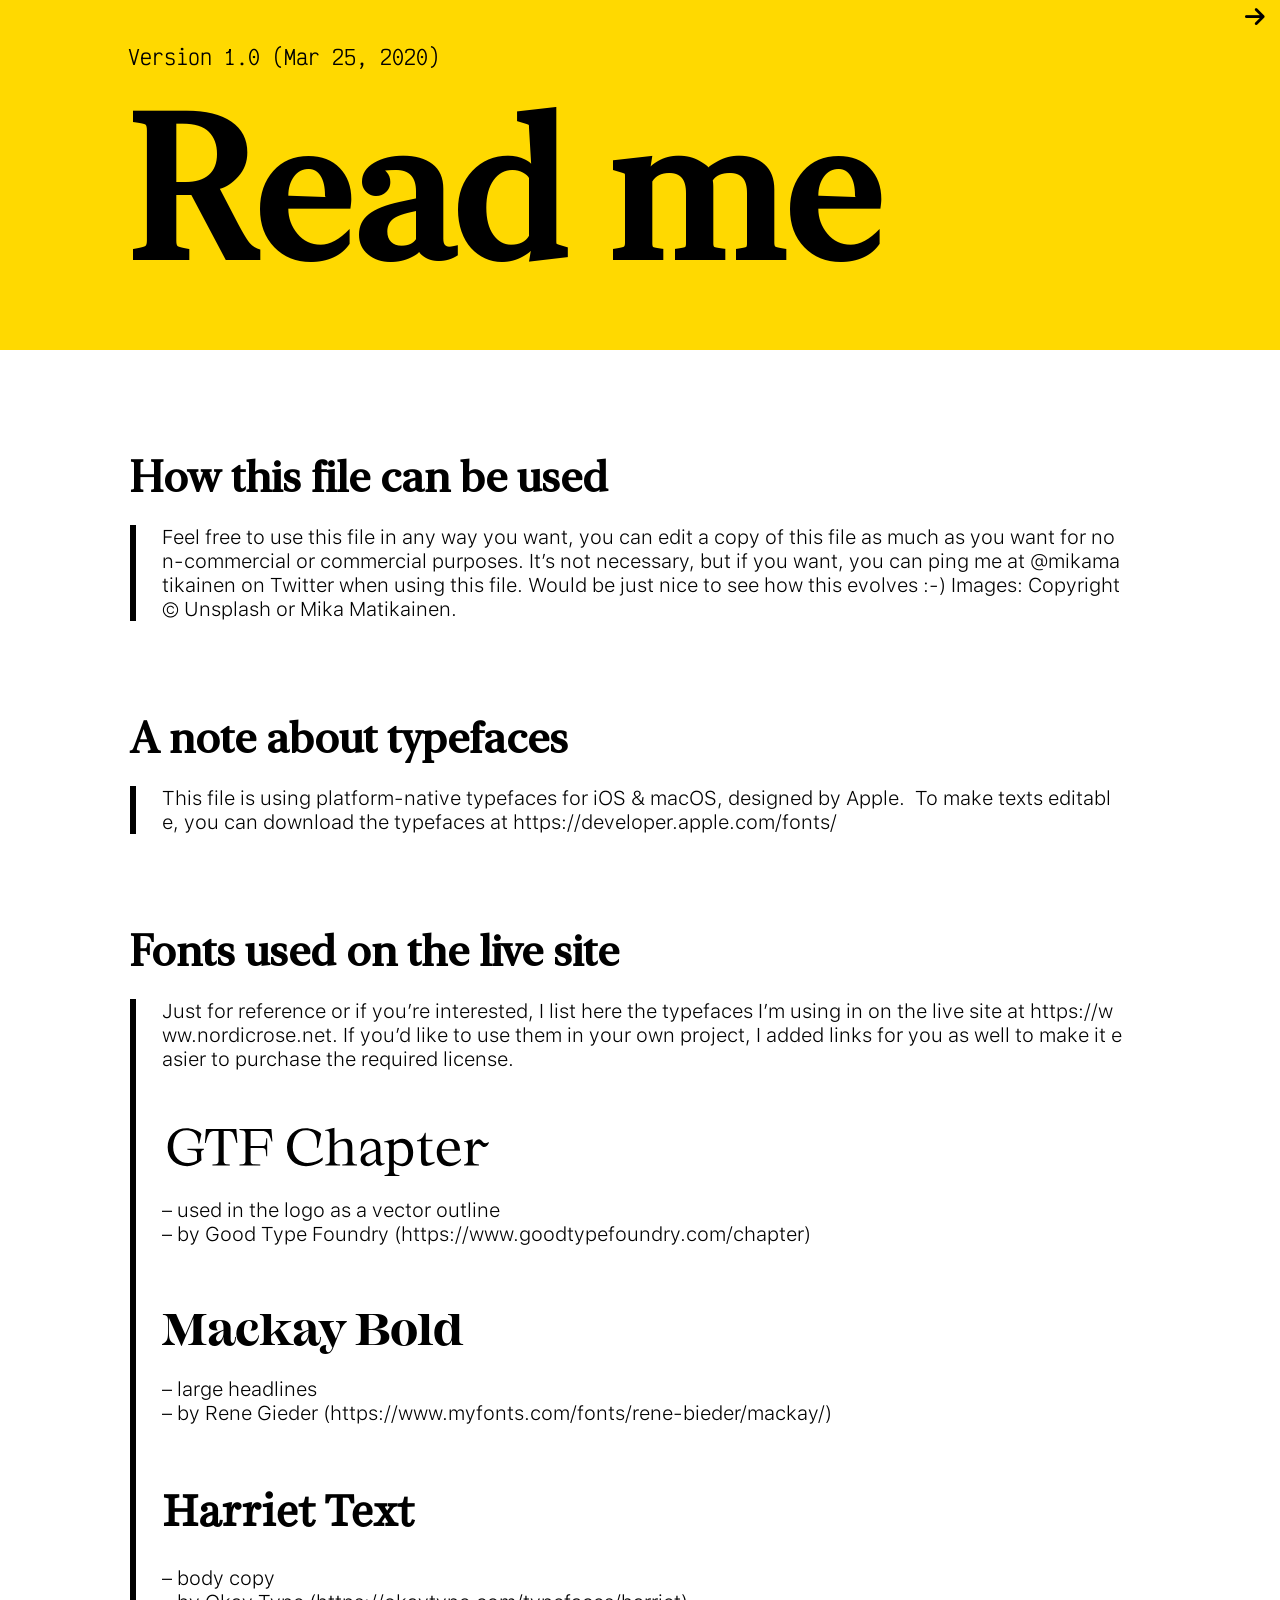
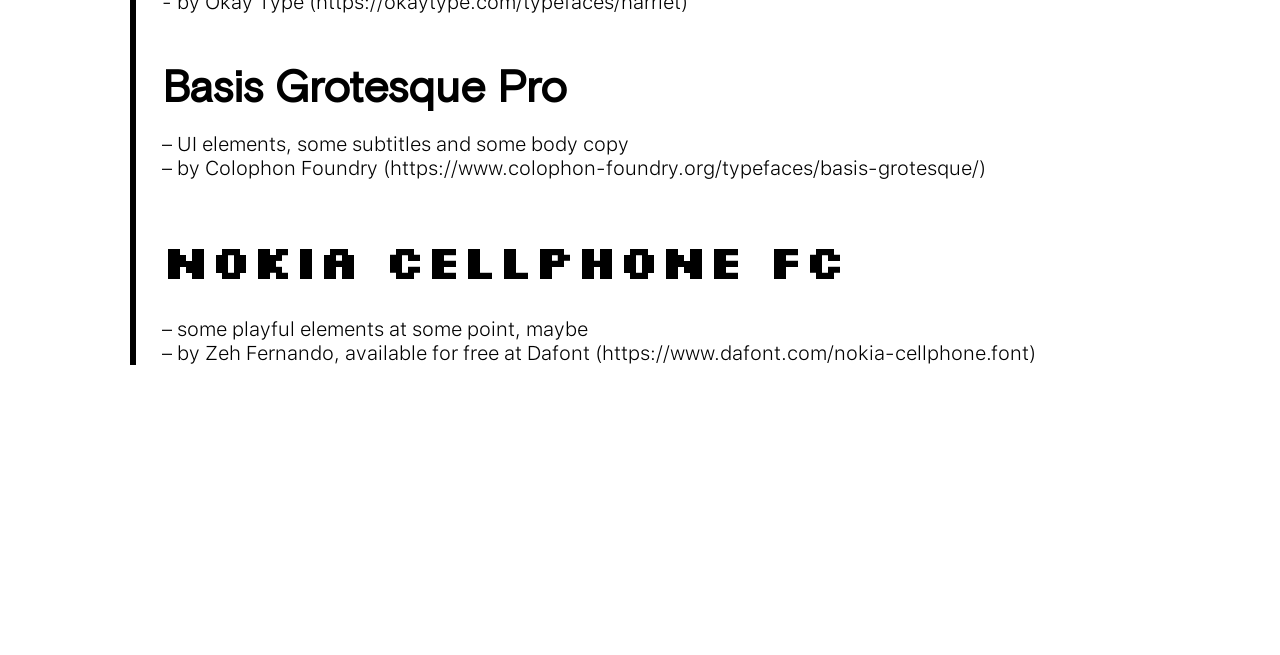
<file: index.html>
<!DOCTYPE html>
<html lang="en">
<head>
    <meta charset="UTF-8">
    <meta name="viewport" content="width=device-width, initial-scale=1.0">
    <title>TTS</title>
    <link href="https://fonts.googleapis.com/css2?family=Montserrat:wght@300;400;500;600;700&family=Roboto:wght@300;400;500;700&family=Victor+Mono:wght@100;200;300;400;500;600&display=swap" rel="stylesheet">
    <link href="https://fonts.googleapis.com/css2?family=Silkscreen:wght@400;700&display=swap" rel="stylesheet">

    <link rel="stylesheet" href="style.css">
    <link rel="stylesheet" href="reponsive.css">
    <link rel="stylesheet" href="https://cdnjs.cloudflare.com/ajax/libs/font-awesome/6.5.1/css/all.min.css" integrity="sha512-DTOQO9RWCH3ppGqcWaEA1BIZOC6xxalwEsw9c2QQeAIftl+Vegovlnee1c9QX4TctnWMn13TZye+giMm8e2LwA==" crossorigin="anonymous" referrerpolicy="no-referrer" />

</head>
<body>
    <header>
        <div class="header">
            <p class="version">Version 1.0 (Mar 25, 2020)</p>
            <h1 class="readme"><strong>Read me</strong></h1>
        </div>
    </header>
    <body class="body">
        <div class="content">
            <p class="title">
                How this file can be used
            </p>
            <div class="desc">
                <p>
                    Feel free to use this file in any way you want, 
                    you can edit a copy of this file as much as you want for non-commercial or commercial purposes. 
                    It’s not necessary, but if you want, you can ping me at @mikamatikainen on Twitter when using this file. 
                    Would be just nice to see how this evolves :-)
                    Images: Copyright © Unsplash or Mika Matikainen.
                </p>
            </div>
            <p class="title">
                A note about typefaces
            </p>
            <div class="desc">
                <p>
                    This file is using platform-native typefaces for iOS & macOS, designed by Apple.  To make texts editable, you can download the typefaces at https://developer.apple.com/fonts/
                </p>
            </div>
            <p class="title">
                Fonts used on the live site
            </p>
            <div class="desc">
                <p class="subdesc">
                    Just for reference or if you’re interested, I list here the typefaces I’m using in on the live site at https://www.nordicrose.net. 
                    If you’d like to use them in your own project, I added links for you as well to make it easier to purchase the required license.
                </p>
                <p class="subtitle1">
                    <svg xmlns="http://www.w3.org/2000/svg" width="333" height="50" viewBox="0 0 335 52" fill="none">
                        <path d="M20.5982 40.8099C25.4042 40.8099 30.2102 38.9199 35.3942 34.7079L34.9622 27.0939C34.8542 25.2039 35.8262 24.2859 37.8782 23.7459V22.7199H20.7062V23.7459L27.8882 24.5559C29.5622 24.7719 30.7502 26.0679 30.7502 27.7419V34.7079C28.4282 36.7059 25.2962 37.5159 21.5702 37.5159C12.6602 37.5159 5.96423 31.1979 5.96423 21.0999C5.96423 10.4619 10.3382 3.2799 20.0582 3.2799C27.7802 3.2799 32.2082 8.6259 32.2082 17.2659H33.1262L35.2862 7.1679C32.2082 3.6579 24.3782 1.3899 20.0582 1.3899C8.23223 1.3899 0.240234 9.3279 0.240234 21.0999C0.240234 32.8719 8.77223 40.8099 20.5982 40.8099Z" fill="black"/>
                        <path d="M46.7794 39.9999H64.8694V39.0819L61.3054 38.6499C59.6854 38.4339 58.4974 37.1919 58.4974 35.5179V4.0899H62.6014C68.1634 4.0899 68.8114 5.7099 71.7814 16.6179H72.6994L71.6194 2.1999H40.0294L38.9494 16.6179H39.8674C42.8374 5.7099 43.8634 4.0899 49.4254 4.0899H53.1514V35.5179C53.1514 37.1919 51.9634 38.4339 50.3434 38.6499L46.7794 39.0819V39.9999Z" fill="black"/>
                        <path d="M74.8868 39.9999H96.5408V39.0819L89.3048 38.6499C87.6848 38.5419 86.4968 37.1919 86.4968 35.5179V21.7479H99.1868C100.645 21.7479 102.103 22.7739 102.211 24.1779L102.805 30.4959H103.723V11.6499H102.805L102.211 17.4279C102.049 18.8859 100.645 19.8579 99.1868 19.8579H86.4968V4.0899H98.6468C102.643 4.0899 106.099 5.9799 108.259 14.9979H109.177L108.097 2.1999H74.8868V3.1179L78.3428 3.5499C79.9628 3.7659 81.1508 5.0079 81.1508 6.6819V35.5179C81.1508 37.1919 79.9628 38.4339 78.3428 38.6499L74.8868 39.0819V39.9999Z" fill="black"/>
                        <path d="M144.142 40.8099C150.406 40.8099 157.102 38.4339 161.476 34.3299V31.4679C157.264 35.4099 151.486 37.4079 145.762 37.4079C137.284 37.4079 130.318 31.2519 130.318 21.0999C130.318 10.4619 135.178 3.2799 144.142 3.2799C153.106 3.2799 156.562 9.9219 155.374 21.5859H156.67L159.91 7.1679C156.832 3.6579 148.462 1.3899 144.142 1.3899C132.316 1.3899 124.324 9.3279 124.324 21.0999C124.324 32.9259 132.37 40.8099 144.142 40.8099Z" fill="black"/>
                        <path d="M164.153 39.9999H179.597V39.0819L176.519 38.6499C174.845 38.3799 173.711 37.1379 173.711 35.4639V19.2099C175.871 16.7259 178.409 14.7279 181.919 14.7279C185.537 14.7279 187.373 16.6179 187.373 21.5319V35.5179C187.373 37.1919 186.239 38.3799 184.565 38.6499L181.811 39.0819V39.9999H197.201V39.0819L195.095 38.6499C193.421 38.3259 192.287 37.1379 192.287 35.4639V21.2079C192.287 14.9439 190.505 12.2979 184.403 12.2979C179.867 12.2979 176.033 14.5659 173.711 17.2119V0.795898L164.153 3.1179V4.0359L165.287 3.8739C167.285 3.6039 168.797 5.2779 168.797 7.2759V35.5179C168.797 37.1919 167.663 38.2719 165.989 38.6499L164.153 39.0819V39.9999Z" fill="black"/>
                        <path d="M208.614 40.7019C212.88 40.7019 215.256 37.7319 216.822 35.4639L216.876 36.7599C216.984 39.4599 220.116 42.2139 225.84 38.4879V37.5699C223.032 38.3799 221.466 37.4619 221.466 34.6539L221.412 20.7759C221.412 16.0779 218.28 12.2979 211.746 12.2979C206.994 12.2979 204.402 13.5939 201.648 15.8619L200.946 24.6099L201.864 24.6639C204.402 19.1559 205.698 14.1879 211.044 14.1879C214.878 14.1879 216.822 17.2119 216.822 21.4239V23.0439C204.402 27.6339 200.892 28.0659 200.892 34.0059C200.892 37.8939 204.456 40.7019 208.614 40.7019ZM210.072 37.9479C207.588 37.9479 205.86 35.8959 205.86 32.9259C205.86 28.8219 210.45 27.1479 216.822 24.8799V33.5739C214.716 35.9499 212.718 37.9479 210.072 37.9479Z" fill="black"/>
                        <path d="M225.694 51.0159H241.3V50.0979L238.276 49.6119C236.656 49.3419 235.468 48.1539 235.468 46.4799V37.0299C237.304 39.1899 240.382 40.8099 244.108 40.8099C251.128 40.8099 255.556 34.9779 255.556 26.6079C255.556 18.1299 251.128 12.2979 244.108 12.2979C240.76 12.2979 237.466 14.1879 235.468 16.6719V12.6759L225.37 14.9979V15.9159L226.99 15.7539C228.988 15.5379 230.554 17.1039 230.554 19.1019V46.4799C230.554 48.1539 229.366 49.3419 227.746 49.6659L225.694 50.0979V51.0159ZM242.92 38.1639C239.842 38.1639 237.25 36.7059 235.468 34.7079V19.2099C237.412 17.0499 240.112 16.4019 242.38 16.4019C247.024 16.4019 250.372 20.2359 250.372 27.2559C250.372 34.5999 247.564 38.1639 242.92 38.1639Z" fill="black"/>
                        <path d="M269.445 40.4319C273.549 40.4319 277.545 37.5699 277.815 37.4079V36.2199C275.223 37.0839 273.279 37.4619 271.821 37.1919C269.553 36.8139 268.635 35.0859 268.635 32.0619V14.7819H275.331L275.871 13.2159H268.635V6.0339H267.771C265.827 11.6499 263.613 13.2699 259.563 13.7559V14.7819H263.721V31.0899C263.721 37.4079 263.937 40.4319 269.445 40.4319Z" fill="black"/>
                        <path d="M293.424 40.8099C297.69 40.8099 302.442 38.2179 305.304 34.3839V32.7639C302.55 35.7879 298.77 37.1379 295.368 37.1379C290.292 37.1379 285.216 33.3039 285.216 24.7179H304.278C304.278 16.7799 300.282 12.2979 293.424 12.2979C285.702 12.2979 280.086 18.6699 280.086 26.4459C280.086 34.2759 284.676 40.8099 293.424 40.8099ZM285.324 23.0979C285.324 19.6419 286.836 14.1879 292.668 14.1879C298.014 14.1879 298.5 20.3439 298.5 23.0979H285.324Z" fill="black"/>
                        <path d="M308.419 39.9999H323.971V39.0819L320.246 38.5959C318.626 38.3799 317.438 37.1379 317.438 35.4639V25.0419C317.438 20.9919 319.652 17.3739 323.216 17.4819C325.7 17.5359 326.888 20.8839 329.318 20.8839C331.423 20.8839 333.044 19.2099 334.124 16.9419V15.4839C333.422 15.9159 332.288 16.7799 330.668 16.7799C327.806 16.7799 326.996 12.5679 324.026 12.6219C321.002 12.6759 318.139 17.4819 317.438 19.8039V12.6759L308.419 14.9979V15.9159C308.96 15.7539 309.229 15.6459 309.661 15.6459C311.281 15.6459 312.523 17.3739 312.523 19.1019V35.4639C312.523 37.1379 311.282 38.1099 309.716 38.6499L308.419 39.0819V39.9999Z" fill="black"/>
                      </svg>
                </p>
                <p class="subdesc1">
                    – used in the logo as a vector outline  </br> 
                    – by Good Type Foundry (https://www.goodtypefoundry.com/chapter)
                </p>

                <p class="subtitle2">
                    Mackay Bold
                </p>
                <p class="subdesc2">
                    – large headlines </br> 
                    – by Rene Gieder (https://www.myfonts.com/fonts/rene-bieder/mackay/)
                </p>

                <p class="subtitle5">
                    Harriet Text
                </p>
                <p class="subdesc5">
                    – body copy  </br> 
                    - by Okay Type (https://okaytype.com/typefaces/harriet)
                </p>

                <p class="subtitle3">
                    Basis Grotesque Pro
                </p> 
                <p class="subdesc3">
                    – UI elements, some subtitles and some body copy  </br>
                    – by Colophon Foundry (https://www.colophon-foundry.org/typefaces/basis-grotesque/)
                </p>

                <p class="subtitle4">
                    Nokia Cellphone FC
                </p>
                <p class="subdesc4">
                    – some playful elements at some point, maybe </br>
                    – by Zeh Fernando, available for free at Dafont (https://www.dafont.com/nokia-cellphone.font)
                </p>
                
            </div>
        </div> 
        <div class="next-link">
            <a title="Click to go to the next page" href="./index2.html"><i class="fa-solid fa-arrow-right"></i></a>
        </div>
    </body>
</body>
</html>
</file>
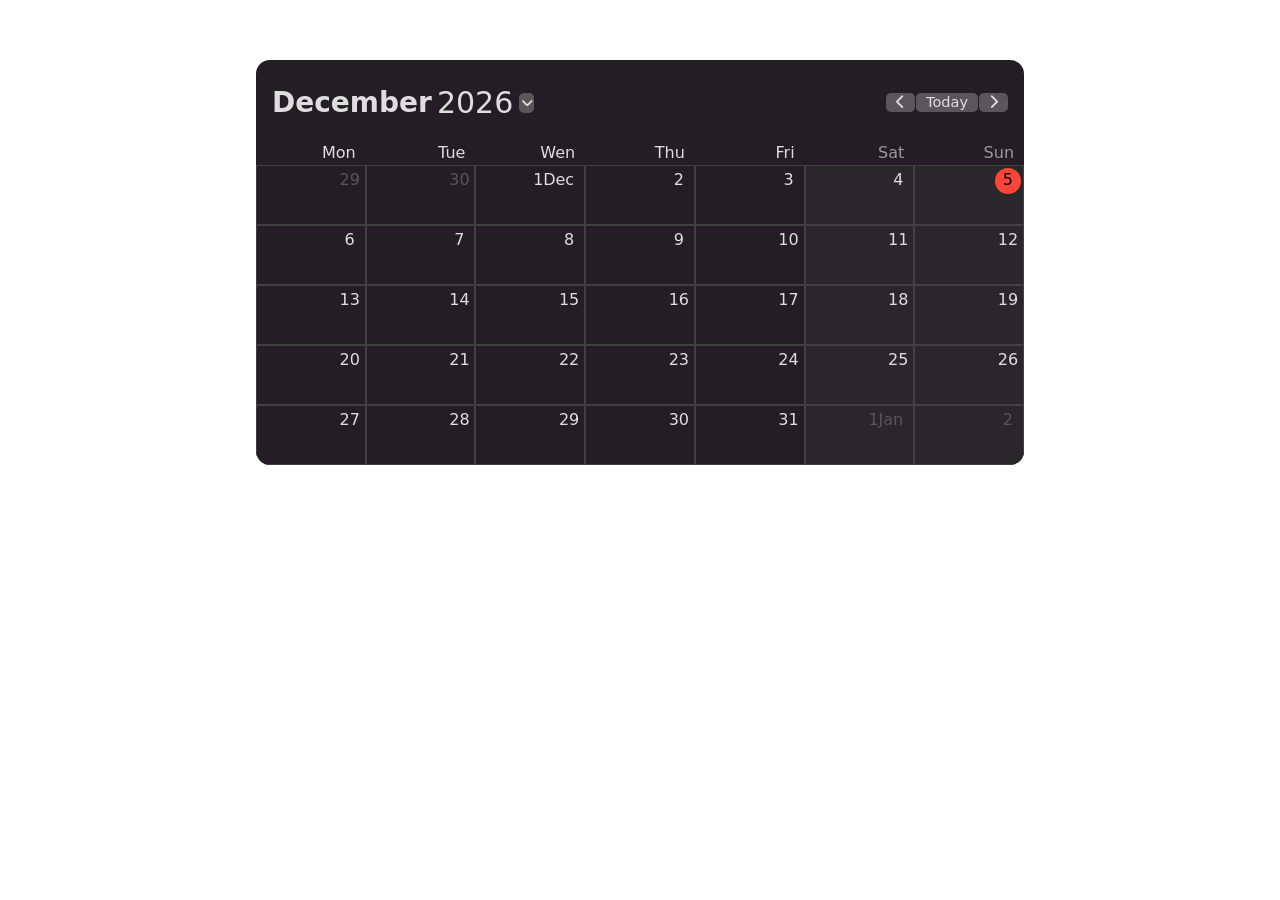
<file: calendar.html>
<!DOCTYPE html>
<html lang="en">
<head>
    <meta charset="UTF-8">
    <meta name="viewport" content="width=device-width, initial-scale=1.0">
    <link href="https://cdn.jsdelivr.net/npm/bootstrap@5.0.2/dist/css/bootstrap.min.css" rel="stylesheet" integrity="sha384-EVSTQN3/azprG1Anm3QDgpJLIm9Nao0Yz1ztcQTwFspd3yD65VohhpuuCOmLASjC" crossorigin="anonymous">
    <script src="https://cdn.jsdelivr.net/npm/bootstrap@5.0.2/dist/js/bootstrap.bundle.min.js" integrity="sha384-MrcW6ZMFYlzcLA8Nl+NtUVF0sA7MsXsP1UyJoMp4YLEuNSfAP+JcXn/tWtIaxVXM" crossorigin="anonymous"></script>
    <link rel="stylesheet" href="https://cdnjs.cloudflare.com/ajax/libs/font-awesome/6.5.1/css/all.min.css" integrity="sha512-DTOQO9RWCH3ppGqcWaEA1BIZOC6xxalwEsw9c2QQeAIftl+Vegovlnee1c9QX4TctnWMn13TZye+giMm8e2LwA==" crossorigin="anonymous" referrerpolicy="no-referrer" />
    <link rel="stylesheet" href="calendar.css">
    <link rel="shortcut icon" href="https://cdn0.iconfinder.com/data/icons/small-n-flat/24/678116-calendar-512.png" type="image/x-icon">
    <title>Calendar</title>
</head>
<body>
    <div class="container">
        <div class="calendar row">
            <div class="month-year col-5 px-0 d-flex align-items-center">
                <span class="month fs-3 fw-bold ms-3">January</span>&nbsp;
                <div class="year">2024</div>&nbsp;&nbsp;
                <div class="d-inline-block">
                    <i class="fa-solid fa-angle-down downYear"></i>
                </div>
                <div class="year-popup">
                    <div class="title-popup">Select Year</div>
                    <div class="close"><i class="fa-solid fa-xmark"></i></div>
                    <div class="prev-year"><i class="fa-solid fa-chevron-left"></i></div>
                    <div class="list-year row">
                        <!-- <div class="item-year col-3">2021</div>
                        <div class="item-year col-3">2021</div> -->
                    </div>
                    <div class="next-year"><i class="fa-solid fa-chevron-right"></i></div>
                </div>
                <div class="month-popup">
                    <div class="title-popup">Select month</div>
                    <div class="closeMonth"><i class="fa-solid fa-xmark"></i></div>
                    <!-- <div class="prev-year"><i class="fa-solid fa-chevron-left"></i></div> -->
                    <div class="list-month row">
                        <!-- <div class="item-month col-3">2021</div> -->
                    </div>
                    <!-- <div class="next-year"><i class="fa-solid fa-chevron-right"></i></div> -->
                </div>
            </div>
            <div class="col-7 text-end px-0 d-flex justify-content-end align-items-center">
                <div class="prev-month"><i class="fa-solid fa-chevron-left"></i></div>
                <p class="today">Today</p>
                <div class="next-month me-3"><i class="fa-solid fa-chevron-right"></i></div>
            </div>
            <div class="calendar-body px-0 pt-3">
                <div class="date d-flex px-0">
                    <div class="day-name" >Mon</div>
                    <div class="day-name">Tue</div>
                    <div class="day-name">Wen</div>
                    <div class="day-name">Thu</div>
                    <div class="day-name">Fri</div>
                    <div class="day-name weekend">Sat</div>
                    <div class="day-name weekend">Sun</div>
                </div>
                <div class="date date-container d-flex flex-wrap px-0">
                    <!-- <div class="day"><p></p></div> -->
                </div>
            </div>
            
        </div>

    </div>
  
    <script src="./calendar.js"></script>
</body>
</html>
</file>
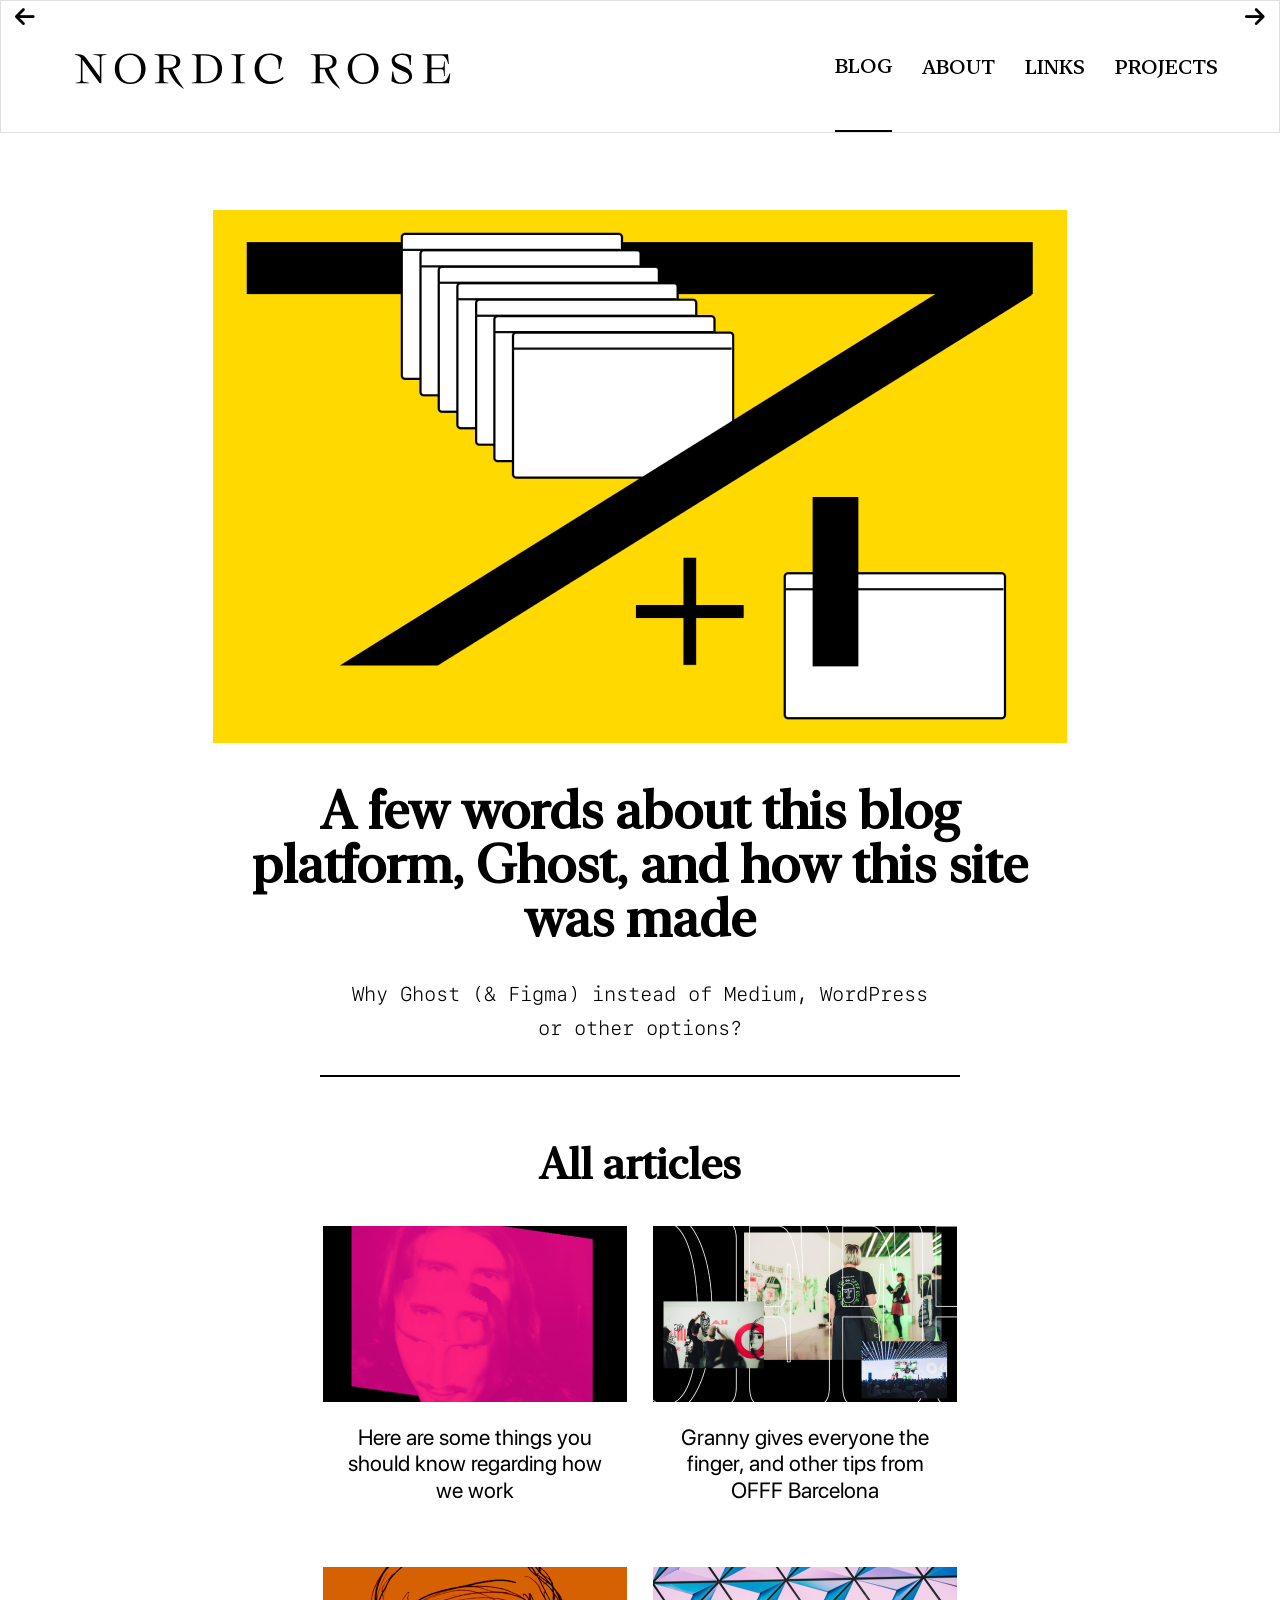
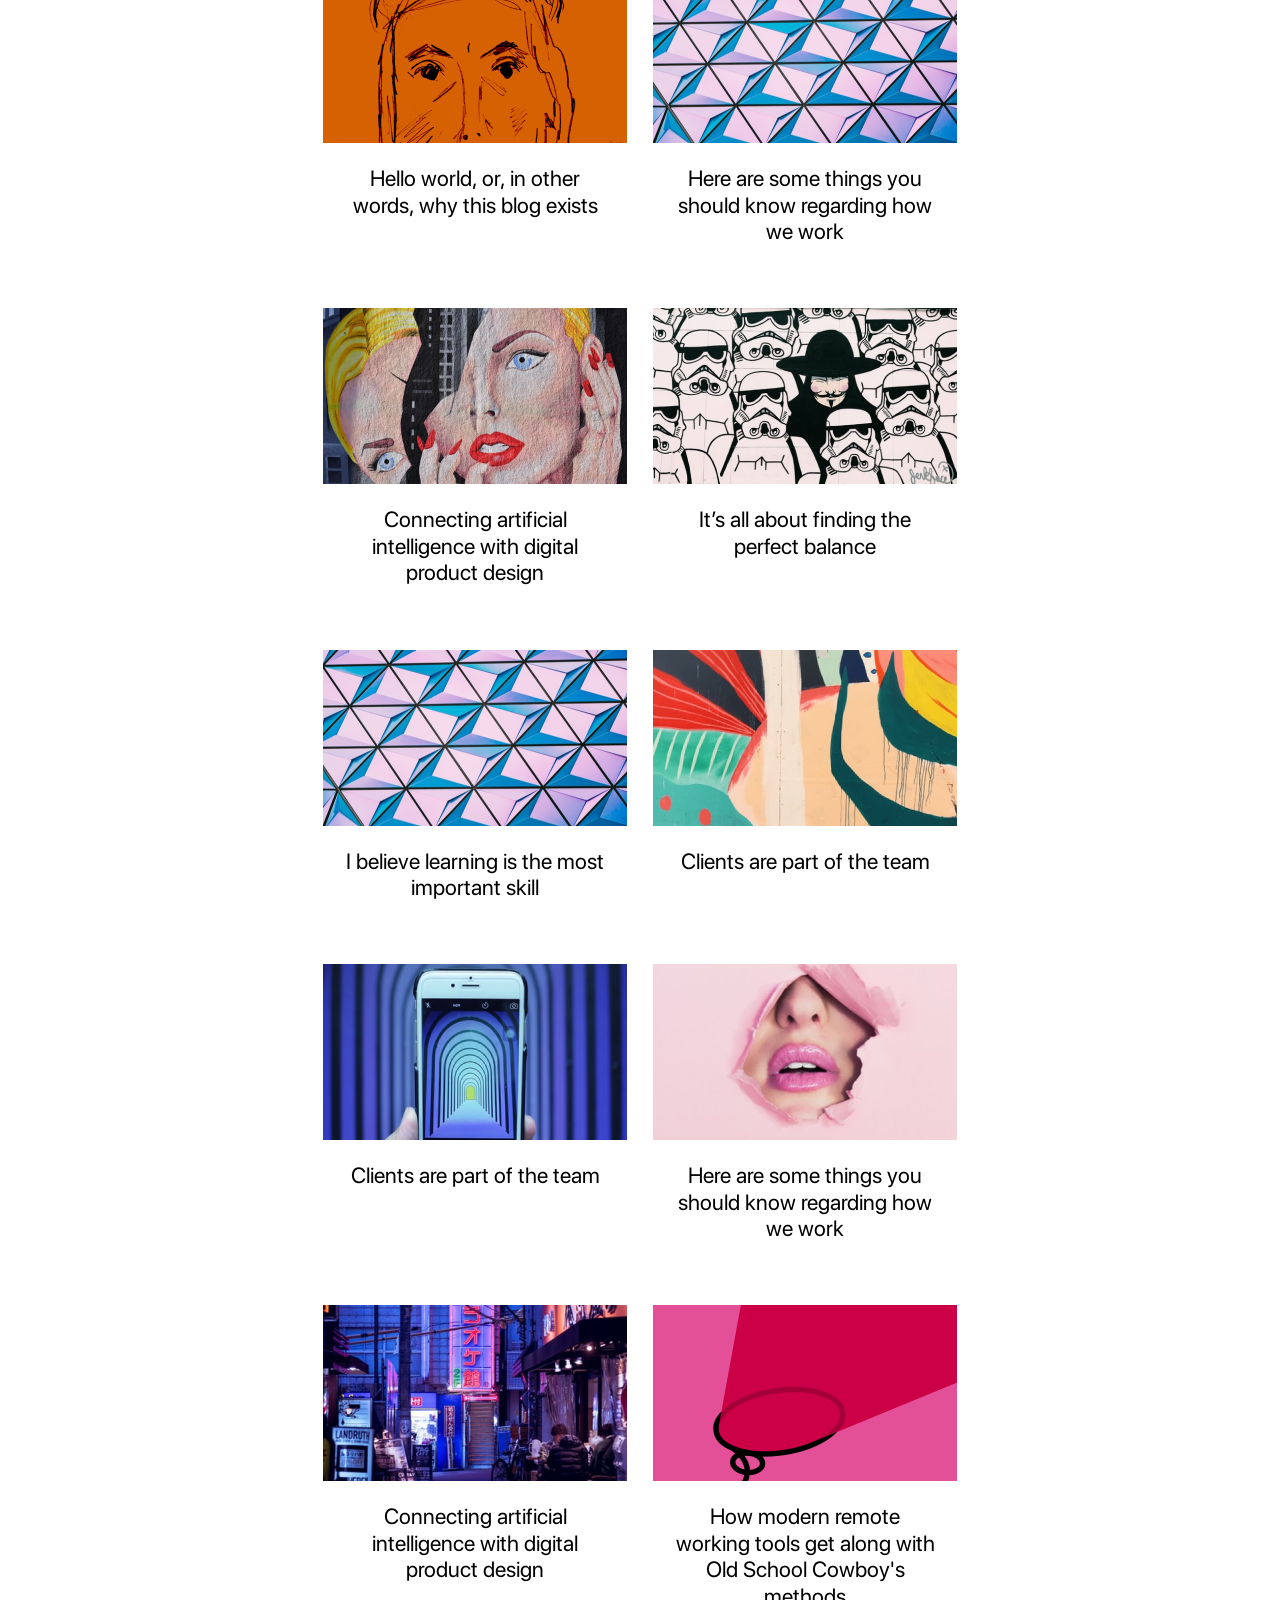
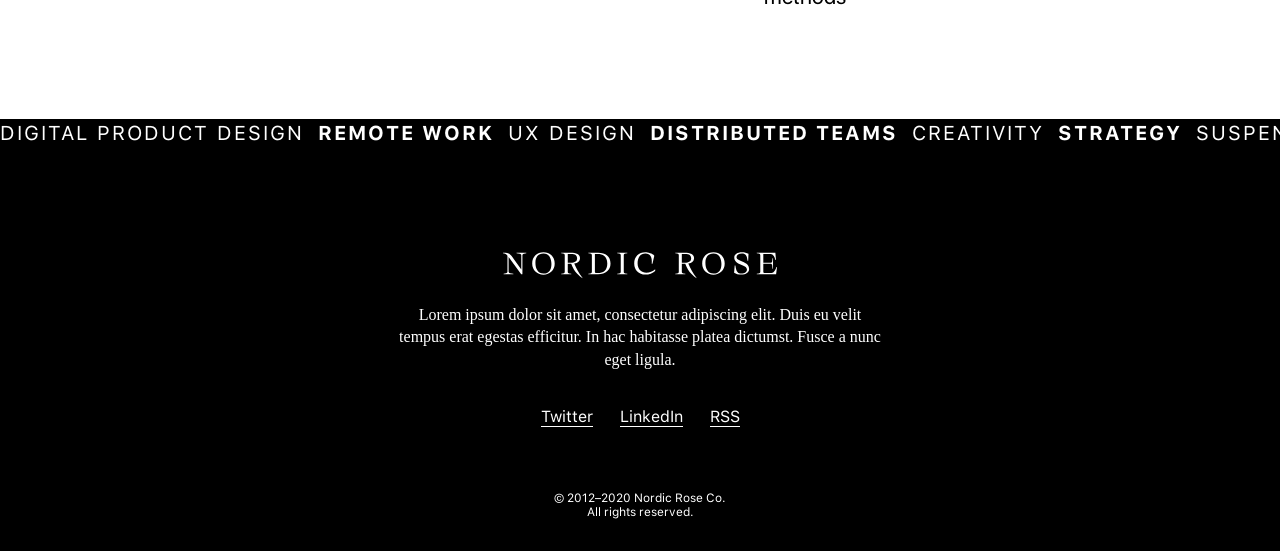
<file: index2.html>
<!DOCTYPE html>
<html lang="en">
    <head>
        <meta charset="UTF-8">
        <meta name="viewport" content="width=device-width, initial-scale=1.0">
        <title>TTS</title>
        <link href="https://fonts.googleapis.com/css2?family=Montserrat:wght@300;400;500;600;700&family=Roboto:wght@300;400;500;700&family=Victor+Mono:wght@100;200;300;400;500;600&display=swap" rel="stylesheet">
        <link href="https://fonts.googleapis.com/css2?family=Silkscreen:wght@400;700&display=swap" rel="stylesheet">

        <link rel="stylesheet" href="style.css">
        <link rel="stylesheet" href="reponsive.css">
        <link rel="stylesheet" href="https://cdnjs.cloudflare.com/ajax/libs/font-awesome/6.5.1/css/all.min.css" integrity="sha512-DTOQO9RWCH3ppGqcWaEA1BIZOC6xxalwEsw9c2QQeAIftl+Vegovlnee1c9QX4TctnWMn13TZye+giMm8e2LwA==" crossorigin="anonymous" referrerpolicy="no-referrer" />

    </head>
    <body>
        <div class="header2">
            <div class="logo">
                <svg xmlns="http://www.w3.org/2000/svg" width="397" height="39" viewBox="0 0 397 39" fill="none">
                    <path d="M1.46398 32H15.588V31.252L11.012 30.68C9.69198 30.504 8.72399 29.492 8.72399 28.128V7.05204L26.896 32H28.656V4.98404C28.656 3.66404 29.58 2.56404 30.9 2.38804L34.244 1.94804V1.20004H20.164V1.94804L24.74 2.52004C26.06 2.69604 27.028 3.70804 27.028 5.07204V25.4L12.772 5.55604C9.82399 1.42004 6.74398 1.20004 0.583984 1.20004V1.94804C3.26798 2.34404 5.90798 3.35604 7.05199 5.38004V28.216C7.05199 29.536 6.12798 30.636 4.80798 30.812L1.46398 31.252V32Z" fill="black"/>
                    <path d="M59.059 32.704C68.387 32.704 75.295 26.192 75.295 16.6C75.295 7.00804 68.387 0.540039 59.059 0.540039C49.7309 0.540039 42.779 7.00804 42.779 16.6C42.779 26.192 49.7309 32.704 59.059 32.704ZM59.103 31.164C51.007 31.164 47.443 24.168 47.443 15.588C47.443 7.58004 51.183 2.08004 59.015 2.08004C66.935 2.08004 70.587 8.94404 70.587 17.26C70.587 25.532 67.243 31.164 59.103 31.164Z" fill="black"/>
                    <path d="M98.3437 17.128H99.1357C103.668 29.668 111.412 35.3 115.856 38.072C109.608 29.536 106.396 23.904 103.536 16.732C108.904 15.808 111.852 13.3 111.852 8.94404C111.852 3.40004 106.836 1.20004 97.9037 1.20004H84.7037V1.94804L87.5197 2.30004C88.8397 2.47604 89.8077 3.48804 89.8077 4.85204V28.348C89.8077 29.712 88.8397 30.724 87.5197 30.9L84.7037 31.252V32H99.2677V31.252L96.4517 30.9C95.1317 30.724 94.1637 29.712 94.1637 28.348V17.128H98.3437ZM94.1637 2.74004H99.0037C104.988 2.74004 107.672 4.80804 107.672 9.16404C107.672 13.52 104.68 15.588 98.2997 15.588H94.1637V2.74004Z" fill="black"/>
                    <path d="M123.883 32H138.007C148.919 32 155.915 26.456 155.915 16.688C155.915 6.43604 148.919 1.20004 138.007 1.20004H123.883V1.94804L126.699 2.30004C128.019 2.47604 128.987 3.48804 128.987 4.85204V28.348C128.987 29.712 128.019 30.724 126.699 30.9L123.883 31.252V32ZM135.631 30.46C134.311 30.46 133.343 29.712 133.343 28.348V2.74004H137.655C144.343 2.74004 151.251 5.51204 151.251 16.688C151.251 27.028 145.135 30.46 137.655 30.46H135.631Z" fill="black"/>
                    <path d="M165.597 32H180.161V31.252L177.345 30.9C176.025 30.724 175.057 29.712 175.057 28.348V4.85204C175.057 3.48804 176.025 2.47604 177.345 2.30004L180.161 1.94804V1.20004H165.597V1.94804L168.413 2.30004C169.733 2.47604 170.701 3.48804 170.701 4.85204V28.348C170.701 29.712 169.733 30.724 168.413 30.9L165.597 31.252V32Z" fill="black"/>
                    <path d="M206.292 32.66C211.396 32.66 216.852 30.724 220.416 27.38V25.048C216.984 28.26 212.276 29.888 207.612 29.888C200.704 29.888 195.028 24.872 195.028 16.6C195.028 7.93204 198.988 2.08004 206.292 2.08004C213.596 2.08004 216.412 7.49204 215.444 16.996H216.5L219.14 5.24804C216.632 2.38804 209.812 0.540039 206.292 0.540039C196.656 0.540039 190.144 7.00804 190.144 16.6C190.144 26.236 196.7 32.66 206.292 32.66Z" fill="black"/>
                    <path d="M263.086 17.128H263.878C268.41 29.668 276.154 35.3 280.598 38.072C274.35 29.536 271.138 23.904 268.278 16.732C273.646 15.808 276.594 13.3 276.594 8.94404C276.594 3.40004 271.578 1.20004 262.646 1.20004H249.446V1.94804L252.262 2.30004C253.582 2.47604 254.55 3.48804 254.55 4.85204V28.348C254.55 29.712 253.582 30.724 252.262 30.9L249.446 31.252V32H264.01V31.252L261.194 30.9C259.874 30.724 258.906 29.712 258.906 28.348V17.128H263.086ZM258.906 2.74004H263.746C269.73 2.74004 272.414 4.80804 272.414 9.16404C272.414 13.52 269.422 15.588 263.042 15.588H258.906V2.74004Z" fill="black"/>
                    <path d="M304.608 32.704C313.936 32.704 320.844 26.192 320.844 16.6C320.844 7.00804 313.936 0.540039 304.608 0.540039C295.28 0.540039 288.328 7.00804 288.328 16.6C288.328 26.192 295.28 32.704 304.608 32.704ZM304.652 31.164C296.556 31.164 292.992 24.168 292.992 15.588C292.992 7.58004 296.732 2.08004 304.564 2.08004C312.484 2.08004 316.136 8.94404 316.136 17.26C316.136 25.532 312.792 31.164 304.652 31.164Z" fill="black"/>
                    <path d="M344.885 32.66C351.485 32.66 356.149 29.316 356.149 24.476C356.149 12.64 337.933 14.048 337.933 7.49204C337.933 4.36804 341.101 2.08004 345.809 2.08004C351.221 2.08004 353.245 4.98404 353.773 12.64H354.785L355.225 2.65204C352.629 1.50804 349.329 0.540039 345.809 0.540039C338.945 0.540039 334.677 3.62004 334.677 7.93204C334.677 19.416 352.981 17.612 352.981 25.136C352.981 28.656 349.373 31.12 345.325 31.12C339.649 31.12 337.361 28.084 336.305 19.372H335.293L334.413 29.8C337.449 31.472 340.265 32.66 344.885 32.66Z" fill="black"/>
                    <path d="M367.155 32H395.095L396.414 21.616H395.667C392.983 28.568 391.135 30.46 387.219 30.46H378.902C377.582 30.46 376.615 29.712 376.615 28.348V17.128H386.954C388.142 17.128 389.33 17.964 389.418 19.108L389.902 24.256H390.651V8.90004H389.902L389.418 13.608C389.286 14.796 388.142 15.588 386.954 15.588H376.615V2.74004H386.339C389.595 2.74004 392.41 4.28004 394.171 11.628H394.918L394.039 1.20004H367.155V1.94804L369.97 2.30004C371.29 2.47604 372.259 3.48804 372.259 4.85204V28.348C372.259 29.712 371.29 30.724 369.97 30.9L367.155 31.252V32Z" fill="black"/>
                </svg>
            </div>
            <div class="header-nav">
                <div class="nav-item active"><p>BLOG</p></div>
                <div class="nav-item"><p>ABOUT</p></div>
                <div class="nav-item"><p>LINKS</p></div>
                <div class="nav-item"><p>PROJECTS</p></div>
            </div>
            
            <div class="header-menu">
                <svg xmlns="http://www.w3.org/2000/svg" width="24" height="15" viewBox="0 0 24 15" fill="none">
                    <line y1="0.5" x2="24" y2="0.5" stroke="black"/>
                    <line y1="7.5" x2="24" y2="7.5" stroke="black"/>
                    <line y1="14.5" x2="24" y2="14.5" stroke="black"/>
                </svg>
            </div>

        </div>
        <div class="container">
            <div class="content2">
                <img class="img-banner" src="./image/image2.png" alt="">
                <div class="content-title">
                    A few words about this blog platform, Ghost, and how this site was made
                </div>
                <div class="content-subtitle">
                    Why Ghost (& Figma) instead of Medium, WordPress or other options?
                </div>
                <div class="border"></div>

                <div class="articles">
                    <div class="articles-title">All articles</div>
                    <div class="article-list">
                        <div class="article-item">
                            <img class="article-item-img" src="./image/Rectangle 12.png"></img>
                            <div class="article-item-desc">
                                Here are some things you should know regarding how we work 
                            </div>
                        </div>
                        <div class="article-item">
                            <img class="article-item-img" src="./image/Rectangle 13.png"></img>
                            <div class="article-item-desc">
                                Granny gives everyone the finger, and other tips from OFFF Barcelona
                            </div>
                        </div>

                        <div class="article-item">
                            <img class="article-item-img" src="./image/Rectangle 13 (1).png"></img>
                            <div class="article-item-desc">
                                Hello world, or, in other words, why this blog exists
                            </div>
                        </div>
                        <div class="article-item">
                            <img class="article-item-img" src="./image/Rectangle 12 (1).png"></img>
                            <div class="article-item-desc">
                                Here are some things you should know regarding how we work 
                            </div>
                        </div>

                        <div class="article-item">
                            <img class="article-item-img" src="./image/Rectangle 14.png"></img>
                            <div class="article-item-desc">
                                Connecting artificial intelligence with digital product design
                            </div>
                        </div>
                        <div class="article-item">
                            <img class="article-item-img" src="./image/Rectangle 15.png"></img>
                            <div class="article-item-desc">
                                It’s all about finding the perfect balance
                            </div>
                        </div>

                        <div class="article-item">
                            <img class="article-item-img" src="./image/Rectangle 12 (1).png"></img>
                            <div class="article-item-desc">
                                I believe learning is the most important skill
                            </div>
                        </div>
                        <div class="article-item">
                            <img class="article-item-img" src="./image/Rectangle 13 (2).png"></img>
                            <div class="article-item-desc">
                                Clients are part of the team
                            </div>
                        </div>

                        <div class="article-item">
                            <img class="article-item-img" src="./image/Rectangle 19.png"></img>
                            <div class="article-item-desc">
                                Clients are part of the team
                            </div>
                        </div>
                        <div class="article-item">
                            <img class="article-item-img" src="./image/Rectangle 17.png"></img>
                            <div class="article-item-desc">
                                Here are some things you should know regarding how we work 
                            </div>
                        </div>

                        <div class="article-item">
                            <img class="article-item-img" src="./image/Rectangle 16.png"></img>
                            <div class="article-item-desc">
                                Connecting artificial intelligence with digital product design
                            </div>
                        </div>
                        <div class="article-item">
                            <img class="article-item-img" src="./image/Rectangle 18.png"></img>
                            <div class="article-item-desc">
                                How modern remote working tools get along with Old School Cowboy's methods
                            </div>
                        </div>
                    </div>
                </div>
            </div> 

            <footer>
                <div class="footer-head">
                    <p>Digital product design</p>
                    <p>Remote work</p>
                    <p>UX design</p>
                    <p>Distributed teams</p>
                    <p>Creativity</p>
                    <p>Strategy</p>
                    <p>Suspense</p>
                    <p>Growth</p>
                </div>
                <div class="logo-footer">
                    <svg xmlns="http://www.w3.org/2000/svg" width="397" height="39" viewBox="0 0 397 39" fill="none">
                        <path d="M1.46398 32H15.588V31.252L11.012 30.68C9.69198 30.504 8.72399 29.492 8.72399 28.128V7.05204L26.896 32H28.656V4.98404C28.656 3.66404 29.58 2.56404 30.9 2.38804L34.244 1.94804V1.20004H20.164V1.94804L24.74 2.52004C26.06 2.69604 27.028 3.70804 27.028 5.07204V25.4L12.772 5.55604C9.82399 1.42004 6.74398 1.20004 0.583984 1.20004V1.94804C3.26798 2.34404 5.90798 3.35604 7.05199 5.38004V28.216C7.05199 29.536 6.12798 30.636 4.80798 30.812L1.46398 31.252V32Z" fill="black"/>
                        <path d="M59.059 32.704C68.387 32.704 75.295 26.192 75.295 16.6C75.295 7.00804 68.387 0.540039 59.059 0.540039C49.7309 0.540039 42.779 7.00804 42.779 16.6C42.779 26.192 49.7309 32.704 59.059 32.704ZM59.103 31.164C51.007 31.164 47.443 24.168 47.443 15.588C47.443 7.58004 51.183 2.08004 59.015 2.08004C66.935 2.08004 70.587 8.94404 70.587 17.26C70.587 25.532 67.243 31.164 59.103 31.164Z" fill="black"/>
                        <path d="M98.3437 17.128H99.1357C103.668 29.668 111.412 35.3 115.856 38.072C109.608 29.536 106.396 23.904 103.536 16.732C108.904 15.808 111.852 13.3 111.852 8.94404C111.852 3.40004 106.836 1.20004 97.9037 1.20004H84.7037V1.94804L87.5197 2.30004C88.8397 2.47604 89.8077 3.48804 89.8077 4.85204V28.348C89.8077 29.712 88.8397 30.724 87.5197 30.9L84.7037 31.252V32H99.2677V31.252L96.4517 30.9C95.1317 30.724 94.1637 29.712 94.1637 28.348V17.128H98.3437ZM94.1637 2.74004H99.0037C104.988 2.74004 107.672 4.80804 107.672 9.16404C107.672 13.52 104.68 15.588 98.2997 15.588H94.1637V2.74004Z" fill="black"/>
                        <path d="M123.883 32H138.007C148.919 32 155.915 26.456 155.915 16.688C155.915 6.43604 148.919 1.20004 138.007 1.20004H123.883V1.94804L126.699 2.30004C128.019 2.47604 128.987 3.48804 128.987 4.85204V28.348C128.987 29.712 128.019 30.724 126.699 30.9L123.883 31.252V32ZM135.631 30.46C134.311 30.46 133.343 29.712 133.343 28.348V2.74004H137.655C144.343 2.74004 151.251 5.51204 151.251 16.688C151.251 27.028 145.135 30.46 137.655 30.46H135.631Z" fill="black"/>
                        <path d="M165.597 32H180.161V31.252L177.345 30.9C176.025 30.724 175.057 29.712 175.057 28.348V4.85204C175.057 3.48804 176.025 2.47604 177.345 2.30004L180.161 1.94804V1.20004H165.597V1.94804L168.413 2.30004C169.733 2.47604 170.701 3.48804 170.701 4.85204V28.348C170.701 29.712 169.733 30.724 168.413 30.9L165.597 31.252V32Z" fill="black"/>
                        <path d="M206.292 32.66C211.396 32.66 216.852 30.724 220.416 27.38V25.048C216.984 28.26 212.276 29.888 207.612 29.888C200.704 29.888 195.028 24.872 195.028 16.6C195.028 7.93204 198.988 2.08004 206.292 2.08004C213.596 2.08004 216.412 7.49204 215.444 16.996H216.5L219.14 5.24804C216.632 2.38804 209.812 0.540039 206.292 0.540039C196.656 0.540039 190.144 7.00804 190.144 16.6C190.144 26.236 196.7 32.66 206.292 32.66Z" fill="black"/>
                        <path d="M263.086 17.128H263.878C268.41 29.668 276.154 35.3 280.598 38.072C274.35 29.536 271.138 23.904 268.278 16.732C273.646 15.808 276.594 13.3 276.594 8.94404C276.594 3.40004 271.578 1.20004 262.646 1.20004H249.446V1.94804L252.262 2.30004C253.582 2.47604 254.55 3.48804 254.55 4.85204V28.348C254.55 29.712 253.582 30.724 252.262 30.9L249.446 31.252V32H264.01V31.252L261.194 30.9C259.874 30.724 258.906 29.712 258.906 28.348V17.128H263.086ZM258.906 2.74004H263.746C269.73 2.74004 272.414 4.80804 272.414 9.16404C272.414 13.52 269.422 15.588 263.042 15.588H258.906V2.74004Z" fill="black"/>
                        <path d="M304.608 32.704C313.936 32.704 320.844 26.192 320.844 16.6C320.844 7.00804 313.936 0.540039 304.608 0.540039C295.28 0.540039 288.328 7.00804 288.328 16.6C288.328 26.192 295.28 32.704 304.608 32.704ZM304.652 31.164C296.556 31.164 292.992 24.168 292.992 15.588C292.992 7.58004 296.732 2.08004 304.564 2.08004C312.484 2.08004 316.136 8.94404 316.136 17.26C316.136 25.532 312.792 31.164 304.652 31.164Z" fill="black"/>
                        <path d="M344.885 32.66C351.485 32.66 356.149 29.316 356.149 24.476C356.149 12.64 337.933 14.048 337.933 7.49204C337.933 4.36804 341.101 2.08004 345.809 2.08004C351.221 2.08004 353.245 4.98404 353.773 12.64H354.785L355.225 2.65204C352.629 1.50804 349.329 0.540039 345.809 0.540039C338.945 0.540039 334.677 3.62004 334.677 7.93204C334.677 19.416 352.981 17.612 352.981 25.136C352.981 28.656 349.373 31.12 345.325 31.12C339.649 31.12 337.361 28.084 336.305 19.372H335.293L334.413 29.8C337.449 31.472 340.265 32.66 344.885 32.66Z" fill="black"/>
                        <path d="M367.155 32H395.095L396.414 21.616H395.667C392.983 28.568 391.135 30.46 387.219 30.46H378.902C377.582 30.46 376.615 29.712 376.615 28.348V17.128H386.954C388.142 17.128 389.33 17.964 389.418 19.108L389.902 24.256H390.651V8.90004H389.902L389.418 13.608C389.286 14.796 388.142 15.588 386.954 15.588H376.615V2.74004H386.339C389.595 2.74004 392.41 4.28004 394.171 11.628H394.918L394.039 1.20004H367.155V1.94804L369.97 2.30004C371.29 2.47604 372.259 3.48804 372.259 4.85204V28.348C372.259 29.712 371.29 30.724 369.97 30.9L367.155 31.252V32Z" fill="black"/>
                    </svg>
                </div>
                <div class="footer-desc">Lorem ipsum dolor sit amet, consectetur adipiscing elit. 
                    Duis eu velit tempus erat egestas efficitur. In hac habitasse platea dictumst. 
                    Fusce a nunc eget ligula.
                </div>
                <div class="footer-social">
                    <a href="#">Twitter</a>
                    <a href="#">LinkedIn</a>
                    <a href="#">RSS</a>
                </div>
                <div class="copy-right">
                    © 2012–2020 Nordic Rose Co. <br/>
                    All rights reserved. 
                </div>
            </footer>
            <div class="prev-link">
                <a title="Click to return to the previous page" href="./index.html"><i class="fa-solid fa-arrow-left"></i></a>
            </div>
            <div class="next-link">
                <a title="Click to go to the next page" href="./index3.html"><i class="fa-solid fa-arrow-right"></i></a>
            </div>
        </div>
    </body>
</html>
</file>
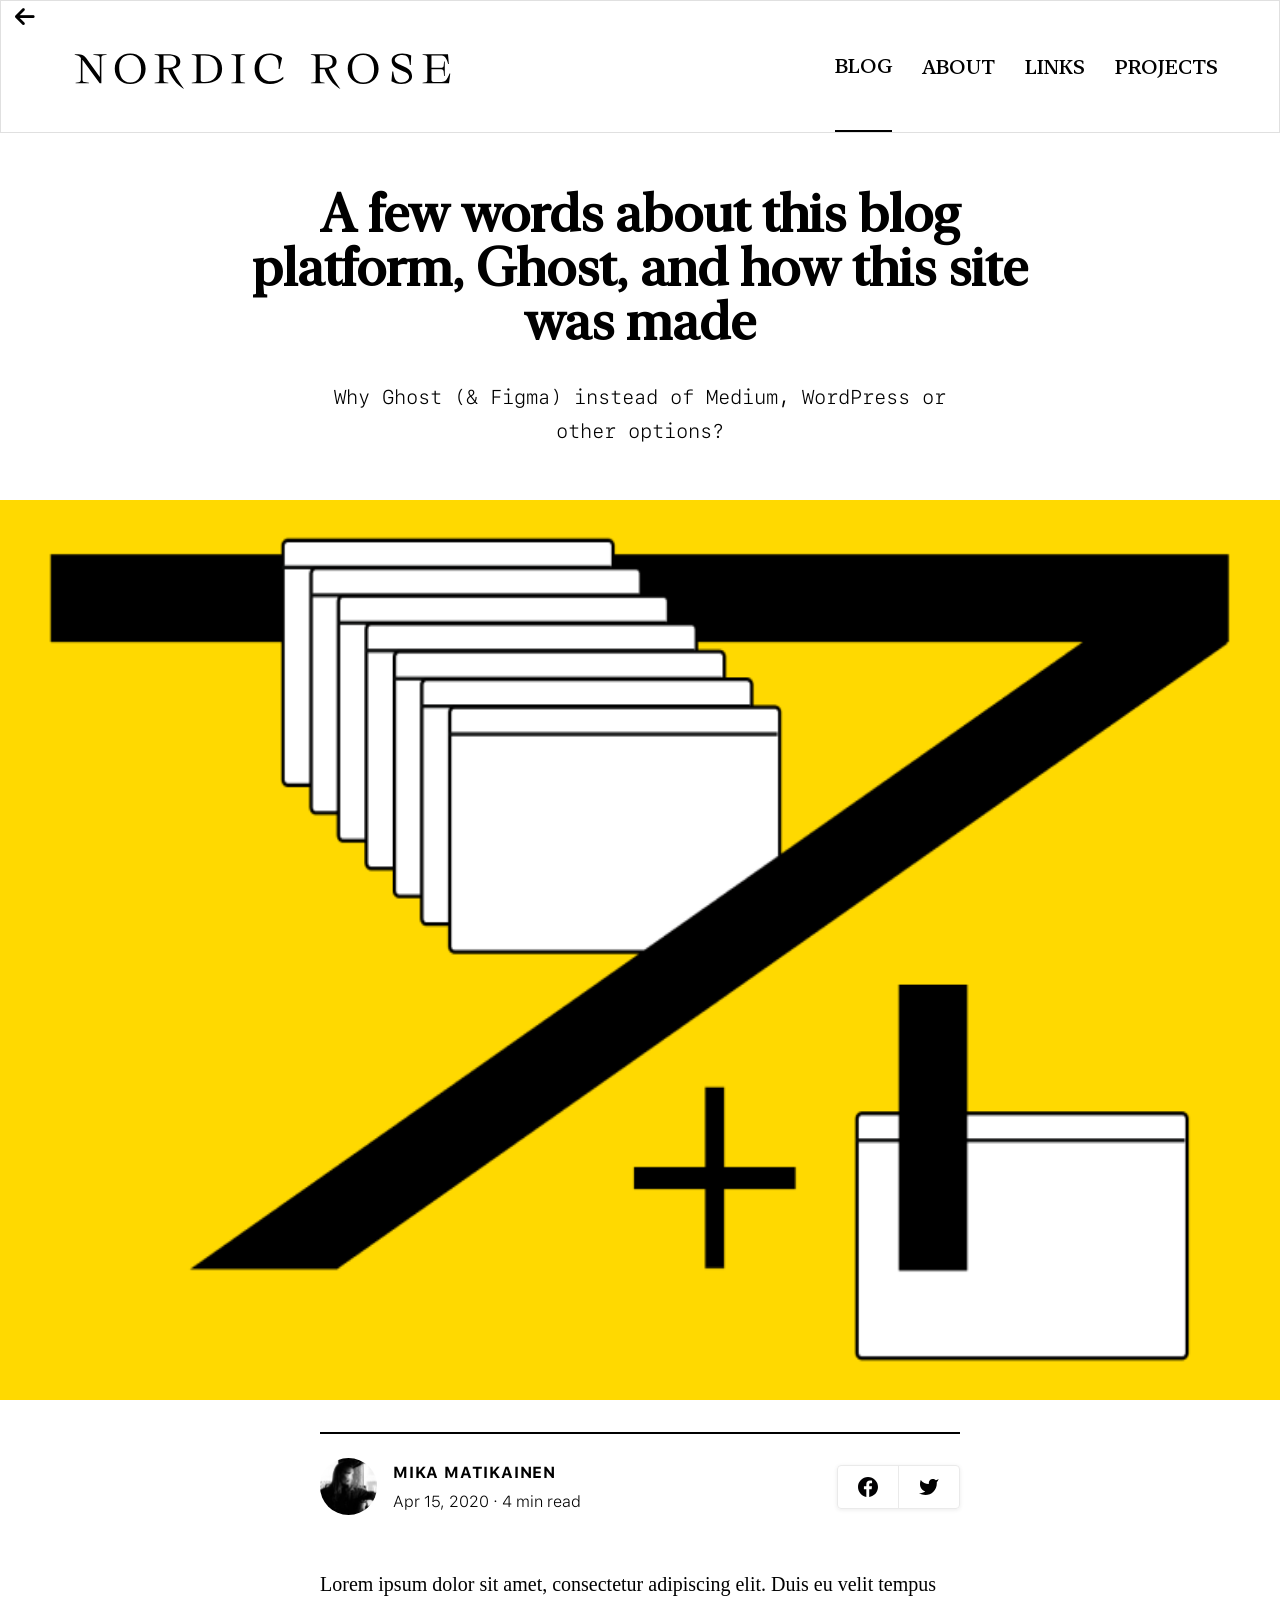
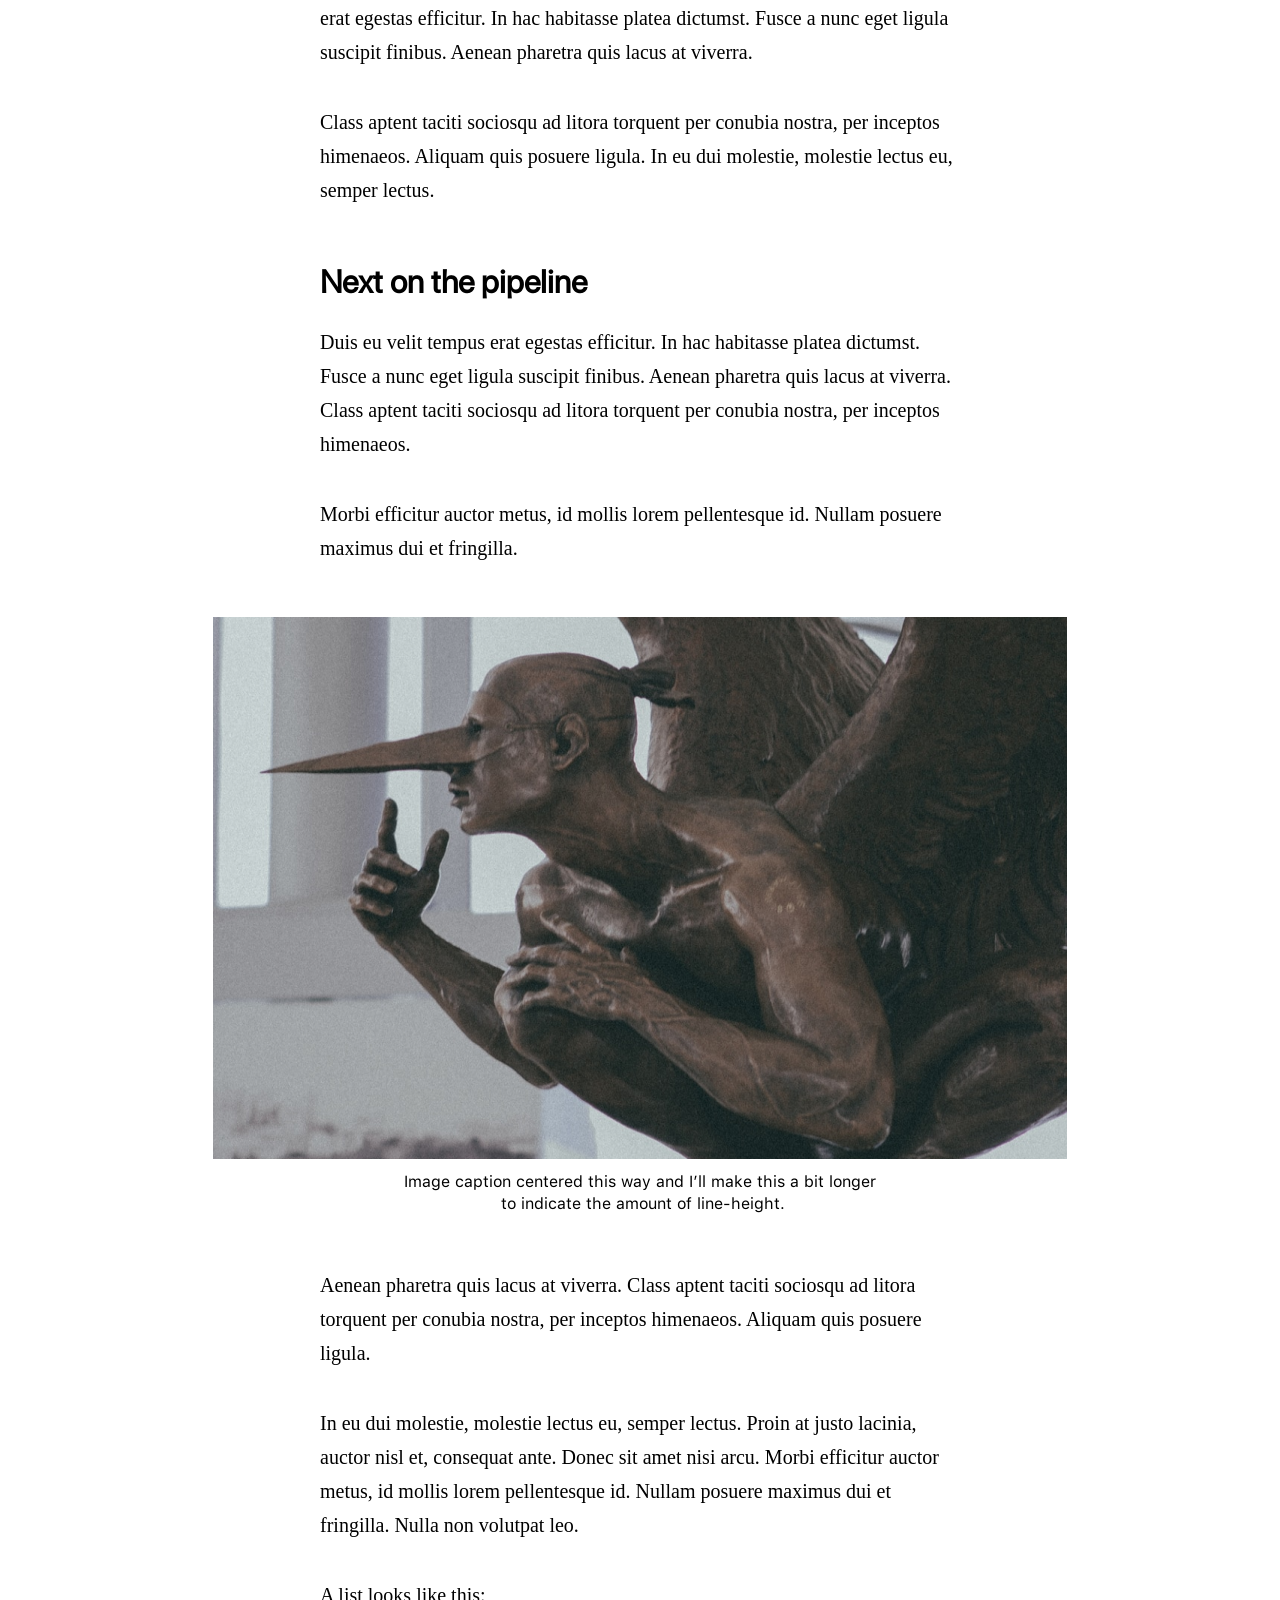
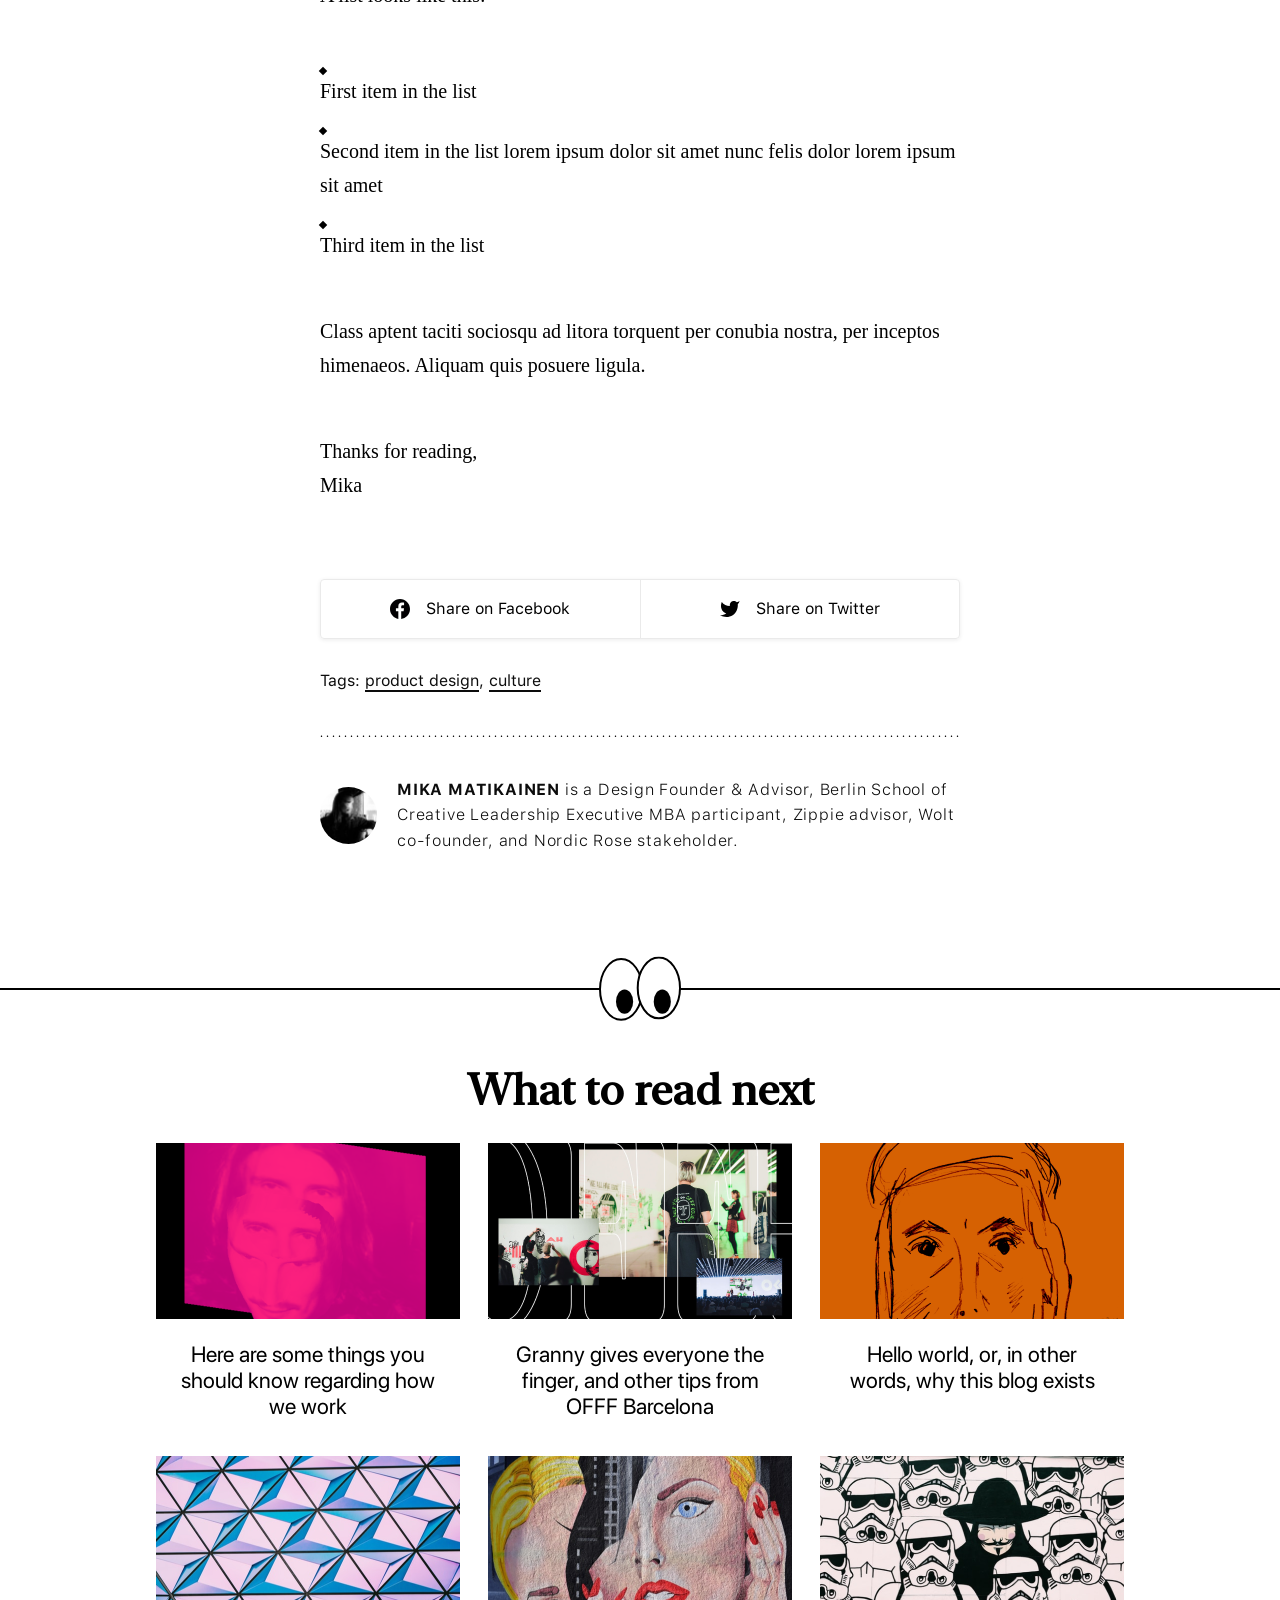
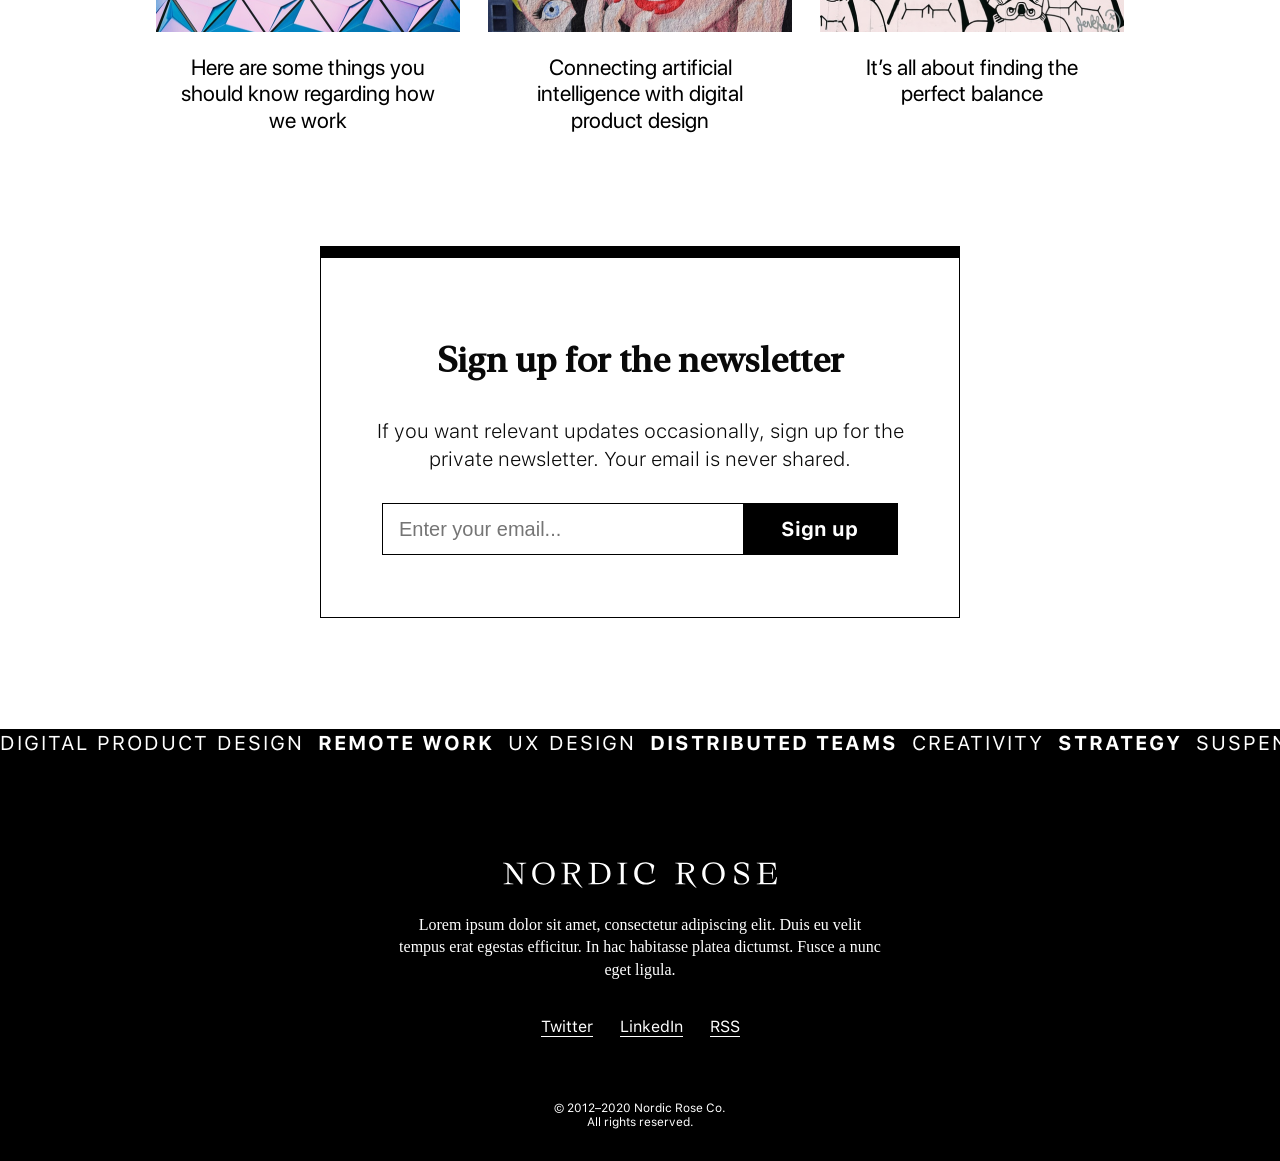
<file: index3.html>
<!DOCTYPE html>
<html lang="en">
    <head>
        <meta charset="UTF-8">
        <meta name="viewport" content="width=device-width, initial-scale=1.0">
        <title>TTS</title>
        <link href="https://fonts.googleapis.com/css2?family=Montserrat:wght@300;400;500;600;700&family=Roboto:wght@300;400;500;700&family=Victor+Mono:wght@100;200;300;400;500;600&display=swap" rel="stylesheet">
        <link href="https://fonts.googleapis.com/css2?family=Silkscreen:wght@400;700&display=swap" rel="stylesheet">

        <link rel="stylesheet" href="style.css">
        <link rel="stylesheet" href="reponsive.css">
        <link rel="stylesheet" href="https://cdnjs.cloudflare.com/ajax/libs/font-awesome/6.5.1/css/all.min.css" integrity="sha512-DTOQO9RWCH3ppGqcWaEA1BIZOC6xxalwEsw9c2QQeAIftl+Vegovlnee1c9QX4TctnWMn13TZye+giMm8e2LwA==" crossorigin="anonymous" referrerpolicy="no-referrer" />
    </head>
    <body>
        <div class="header2">
            <div class="logo">
                <svg xmlns="http://www.w3.org/2000/svg" width="397" height="39" viewBox="0 0 397 39" fill="none">
                    <path d="M1.46398 32H15.588V31.252L11.012 30.68C9.69198 30.504 8.72399 29.492 8.72399 28.128V7.05204L26.896 32H28.656V4.98404C28.656 3.66404 29.58 2.56404 30.9 2.38804L34.244 1.94804V1.20004H20.164V1.94804L24.74 2.52004C26.06 2.69604 27.028 3.70804 27.028 5.07204V25.4L12.772 5.55604C9.82399 1.42004 6.74398 1.20004 0.583984 1.20004V1.94804C3.26798 2.34404 5.90798 3.35604 7.05199 5.38004V28.216C7.05199 29.536 6.12798 30.636 4.80798 30.812L1.46398 31.252V32Z" fill="black"/>
                    <path d="M59.059 32.704C68.387 32.704 75.295 26.192 75.295 16.6C75.295 7.00804 68.387 0.540039 59.059 0.540039C49.7309 0.540039 42.779 7.00804 42.779 16.6C42.779 26.192 49.7309 32.704 59.059 32.704ZM59.103 31.164C51.007 31.164 47.443 24.168 47.443 15.588C47.443 7.58004 51.183 2.08004 59.015 2.08004C66.935 2.08004 70.587 8.94404 70.587 17.26C70.587 25.532 67.243 31.164 59.103 31.164Z" fill="black"/>
                    <path d="M98.3437 17.128H99.1357C103.668 29.668 111.412 35.3 115.856 38.072C109.608 29.536 106.396 23.904 103.536 16.732C108.904 15.808 111.852 13.3 111.852 8.94404C111.852 3.40004 106.836 1.20004 97.9037 1.20004H84.7037V1.94804L87.5197 2.30004C88.8397 2.47604 89.8077 3.48804 89.8077 4.85204V28.348C89.8077 29.712 88.8397 30.724 87.5197 30.9L84.7037 31.252V32H99.2677V31.252L96.4517 30.9C95.1317 30.724 94.1637 29.712 94.1637 28.348V17.128H98.3437ZM94.1637 2.74004H99.0037C104.988 2.74004 107.672 4.80804 107.672 9.16404C107.672 13.52 104.68 15.588 98.2997 15.588H94.1637V2.74004Z" fill="black"/>
                    <path d="M123.883 32H138.007C148.919 32 155.915 26.456 155.915 16.688C155.915 6.43604 148.919 1.20004 138.007 1.20004H123.883V1.94804L126.699 2.30004C128.019 2.47604 128.987 3.48804 128.987 4.85204V28.348C128.987 29.712 128.019 30.724 126.699 30.9L123.883 31.252V32ZM135.631 30.46C134.311 30.46 133.343 29.712 133.343 28.348V2.74004H137.655C144.343 2.74004 151.251 5.51204 151.251 16.688C151.251 27.028 145.135 30.46 137.655 30.46H135.631Z" fill="black"/>
                    <path d="M165.597 32H180.161V31.252L177.345 30.9C176.025 30.724 175.057 29.712 175.057 28.348V4.85204C175.057 3.48804 176.025 2.47604 177.345 2.30004L180.161 1.94804V1.20004H165.597V1.94804L168.413 2.30004C169.733 2.47604 170.701 3.48804 170.701 4.85204V28.348C170.701 29.712 169.733 30.724 168.413 30.9L165.597 31.252V32Z" fill="black"/>
                    <path d="M206.292 32.66C211.396 32.66 216.852 30.724 220.416 27.38V25.048C216.984 28.26 212.276 29.888 207.612 29.888C200.704 29.888 195.028 24.872 195.028 16.6C195.028 7.93204 198.988 2.08004 206.292 2.08004C213.596 2.08004 216.412 7.49204 215.444 16.996H216.5L219.14 5.24804C216.632 2.38804 209.812 0.540039 206.292 0.540039C196.656 0.540039 190.144 7.00804 190.144 16.6C190.144 26.236 196.7 32.66 206.292 32.66Z" fill="black"/>
                    <path d="M263.086 17.128H263.878C268.41 29.668 276.154 35.3 280.598 38.072C274.35 29.536 271.138 23.904 268.278 16.732C273.646 15.808 276.594 13.3 276.594 8.94404C276.594 3.40004 271.578 1.20004 262.646 1.20004H249.446V1.94804L252.262 2.30004C253.582 2.47604 254.55 3.48804 254.55 4.85204V28.348C254.55 29.712 253.582 30.724 252.262 30.9L249.446 31.252V32H264.01V31.252L261.194 30.9C259.874 30.724 258.906 29.712 258.906 28.348V17.128H263.086ZM258.906 2.74004H263.746C269.73 2.74004 272.414 4.80804 272.414 9.16404C272.414 13.52 269.422 15.588 263.042 15.588H258.906V2.74004Z" fill="black"/>
                    <path d="M304.608 32.704C313.936 32.704 320.844 26.192 320.844 16.6C320.844 7.00804 313.936 0.540039 304.608 0.540039C295.28 0.540039 288.328 7.00804 288.328 16.6C288.328 26.192 295.28 32.704 304.608 32.704ZM304.652 31.164C296.556 31.164 292.992 24.168 292.992 15.588C292.992 7.58004 296.732 2.08004 304.564 2.08004C312.484 2.08004 316.136 8.94404 316.136 17.26C316.136 25.532 312.792 31.164 304.652 31.164Z" fill="black"/>
                    <path d="M344.885 32.66C351.485 32.66 356.149 29.316 356.149 24.476C356.149 12.64 337.933 14.048 337.933 7.49204C337.933 4.36804 341.101 2.08004 345.809 2.08004C351.221 2.08004 353.245 4.98404 353.773 12.64H354.785L355.225 2.65204C352.629 1.50804 349.329 0.540039 345.809 0.540039C338.945 0.540039 334.677 3.62004 334.677 7.93204C334.677 19.416 352.981 17.612 352.981 25.136C352.981 28.656 349.373 31.12 345.325 31.12C339.649 31.12 337.361 28.084 336.305 19.372H335.293L334.413 29.8C337.449 31.472 340.265 32.66 344.885 32.66Z" fill="black"/>
                    <path d="M367.155 32H395.095L396.414 21.616H395.667C392.983 28.568 391.135 30.46 387.219 30.46H378.902C377.582 30.46 376.615 29.712 376.615 28.348V17.128H386.954C388.142 17.128 389.33 17.964 389.418 19.108L389.902 24.256H390.651V8.90004H389.902L389.418 13.608C389.286 14.796 388.142 15.588 386.954 15.588H376.615V2.74004H386.339C389.595 2.74004 392.41 4.28004 394.171 11.628H394.918L394.039 1.20004H367.155V1.94804L369.97 2.30004C371.29 2.47604 372.259 3.48804 372.259 4.85204V28.348C372.259 29.712 371.29 30.724 369.97 30.9L367.155 31.252V32Z" fill="black"/>
                </svg>
            </div>
            <div class="header-nav">
                <div class="nav-item active">BLOG</div>
                <div class="nav-item">ABOUT</div>
                <div class="nav-item">LINKS</div>
                <div class="nav-item">PROJECTS</div>
            </div>
            <div class="header-menu">
                <svg xmlns="http://www.w3.org/2000/svg" width="24" height="15" viewBox="0 0 24 15" fill="none">
                    <line y1="0.5" x2="24" y2="0.5" stroke="black"/>
                    <line y1="7.5" x2="24" y2="7.5" stroke="black"/>
                    <line y1="14.5" x2="24" y2="14.5" stroke="black"/>
                </svg>
            </div>

        </div>
        <div class="container">
            <div class="content3">
                <div class="content-title index3">
                    A few words about this blog platform, Ghost, and how this site was made
                </div>
                <div class="content-subtitle index3">
                    Why Ghost (& Figma) instead of Medium, WordPress or other options?
                </div>
                <img class="img-banner html3" src="./image/image2.png" alt="">

                <div class="blog-html3">
                    <div class="author">
                        <div class="author-profile">
                            <img class="author-img" src="./image/author.png" alt="author">
                            <div class="author-infor">
                                <p class="author-name">Mika Matikainen</p>
                                <p class="author-time">Apr 15, 2020 · 4 min read</p>
                            </div>
                        </div>
                        <div class="author-contact">
                            <div class="icon facebook">
                                <svg xmlns="http://www.w3.org/2000/svg" width="20" height="20" viewBox="0 0 20 20" fill="none">
                                    <g clip-path="url(#clip0_5_3)">
                                        <path d="M10.0001 0.041626C4.47724 0.041626 0 4.51886 0 10.0417C0 14.995 3.60522 19.0972 8.33225 19.8916V12.128H5.91994V9.33417H8.33225V7.27413C8.33225 4.88389 9.79213 3.58135 11.9247 3.58135C12.9461 3.58135 13.8238 3.65746 14.0786 3.69098V6.18942L12.5995 6.19013C11.44 6.19013 11.2165 6.74102 11.2165 7.54969V9.33274H13.9832L13.6223 12.1265H11.2165V19.9584C16.1642 19.3562 20 15.1495 20 10.0388C20 4.51886 15.5228 0.041626 10.0001 0.041626Z" fill="#010002"/>
                                    </g>
                                    <defs>
                                        <clipPath id="clip0_5_3">
                                        <rect width="20" height="20" fill="white"/>
                                        </clipPath>
                                    </defs>
                                </svg>
                            </div>
                            <div class="icon twitter">
                                <svg xmlns="http://www.w3.org/2000/svg" width="20" height="16" viewBox="0 0 20 16" fill="none">
                                    <path d="M19.6169 0.00896646C18.763 0.611275 17.8176 1.07195 16.8171 1.37324C16.28 0.755757 15.5663 0.318104 14.7725 0.119469C13.9786 -0.0791667 13.1429 -0.0292013 12.3784 0.262607C11.6138 0.554416 10.9573 1.07399 10.4977 1.75105C10.0381 2.42812 9.7975 3.23001 9.80847 4.04827V4.93995C8.24146 4.98058 6.68873 4.63305 5.28855 3.92829C3.88838 3.22354 2.68424 2.18345 1.78336 0.900645C1.78336 0.900645 -1.78336 8.92575 6.24175 12.4925C4.40536 13.739 2.21775 14.364 0 14.2758C8.02511 18.7342 17.8336 14.2758 17.8336 4.02152C17.8328 3.77315 17.8089 3.52539 17.7622 3.28143C18.6723 2.38395 19.3145 1.25082 19.6169 0.00896646Z" fill="black"/>
                                </svg>
                            </div>
                            <div class="icon message">
                                <svg xmlns="http://www.w3.org/2000/svg" width="20" height="20" viewBox="0 0 20 20" fill="none">
                                    <path d="M17.077 2.928C15.191 1.041 12.683 0.001 10.011 0C4.505 0 0.0240001 4.479 0.0220001 9.985C0.0210001 11.745 0.481 13.463 1.355 14.977L0 20L5.233 18.763C6.692 19.559 8.334 19.978 10.006 19.979H10.01C15.515 19.979 19.996 15.499 19.999 9.994C20.001 7.325 18.963 4.816 17.077 2.928ZM14.898 13.554C14.69 14.137 13.671 14.699 13.213 14.74C12.755 14.782 12.326 14.947 10.218 14.116C7.681 13.116 6.079 10.515 5.955 10.349C5.83 10.182 4.936 8.996 4.936 7.768C4.936 6.54 5.581 5.936 5.81 5.687C6.039 5.437 6.309 5.375 6.476 5.375C6.642 5.375 6.809 5.375 6.954 5.381C7.132 5.388 7.329 5.397 7.516 5.812C7.738 6.306 8.223 7.54 8.285 7.665C8.347 7.79 8.389 7.936 8.306 8.102C8.223 8.268 8.181 8.372 8.057 8.518C7.932 8.664 7.795 8.843 7.683 8.955C7.558 9.079 7.428 9.215 7.573 9.464C7.719 9.714 8.219 10.531 8.961 11.192C9.915 12.042 10.718 12.305 10.968 12.431C11.218 12.556 11.363 12.535 11.509 12.368C11.655 12.202 12.133 11.64 12.299 11.39C12.465 11.14 12.632 11.182 12.861 11.265C13.09 11.348 14.317 11.952 14.566 12.077C14.816 12.202 14.982 12.264 15.044 12.368C15.106 12.471 15.106 12.971 14.898 13.554Z" fill="black"/>
                                    </svg>
                            </div>
                        </div>
                    </div>

                    <div class="paragraph">
                        Lorem ipsum dolor sit amet, consectetur adipiscing elit. 
                        Duis eu velit tempus erat egestas efficitur. In hac habitasse platea dictumst. 
                        Fusce a nunc eget ligula suscipit finibus. Aenean pharetra quis lacus at viverra. 
                    </div>
                    <div class="paragraph">
                        Class aptent taciti sociosqu ad litora torquent per conubia nostra, per inceptos himenaeos. 
                        Aliquam quis posuere ligula. In eu dui molestie, molestie lectus eu, semper lectus. 
                    </div>
                    <div class="paragraph-title">Next on the pipeline</div>
                    <div class="paragraph">
                        Duis eu velit tempus erat egestas efficitur. In hac habitasse platea dictumst. 
                        Fusce a nunc eget ligula suscipit finibus. Aenean pharetra quis lacus at viverra. 
                        Class aptent taciti sociosqu ad litora torquent per conubia nostra, per inceptos himenaeos. 
                    </div>
                    <div class="paragraph">
                        Morbi efficitur auctor metus, id mollis lorem pellentesque id. 
                        Nullam posuere maximus dui et fringilla. 
                    </div>
                    <img class="blog-img" src="./image/paragraph.png" alt="">
                    <div class="img-caption">
                        Image caption centered this way and I’ll make this a bit longer  to indicate the amount of line-height. 
                    </div>
                    <div class="paragraph">
                        Aenean pharetra quis lacus at viverra. 
                        Class aptent taciti sociosqu ad litora torquent per conubia nostra, per inceptos himenaeos. 
                        Aliquam quis posuere ligula.  
                    </div>
                    <div class="paragraph">
                        In eu dui molestie, molestie lectus eu, semper lectus. 
                        Proin at justo lacinia, auctor nisl et, consequat ante. Donec sit amet nisi arcu. 
                        Morbi efficitur auctor metus, id mollis lorem pellentesque id. 
                        Nullam posuere maximus dui et fringilla. Nulla non volutpat leo.
                    </div>
                    <div class="paragraph mt-16 mobile">A list looks like this:</div>
                    <div class="paragraph-li mobile"><div class="rhombus"></div>First item in the list</div>
                    <div class="paragraph-li mobile"><div class="rhombus"></div>Second item in the list lorem ipsum dolor sit amet nunc felis dolor lorem ipsum sit amet</div>
                    <div class="paragraph-li mobile"><div class="rhombus"></div>Third item in the list</div>
                    <div class="paragraph m-52 mobile">
                        Class aptent taciti sociosqu ad litora torquent per conubia nostra, per inceptos himenaeos. Aliquam quis posuere ligula. 
                    </div>
                    <div class="paragraph mobile">
                        Thanks for reading, <br/>
                        Mika
                    </div>
                    <div class="share">
                        <p class="share-title">Share:</p>
                        <div class="author-contact">
                            <div class="icon facebook">
                                <svg xmlns="http://www.w3.org/2000/svg" width="20" height="20" viewBox="0 0 20 20" fill="none">
                                    <g clip-path="url(#clip0_5_3)">
                                        <path d="M10.0001 0.041626C4.47724 0.041626 0 4.51886 0 10.0417C0 14.995 3.60522 19.0972 8.33225 19.8916V12.128H5.91994V9.33417H8.33225V7.27413C8.33225 4.88389 9.79213 3.58135 11.9247 3.58135C12.9461 3.58135 13.8238 3.65746 14.0786 3.69098V6.18942L12.5995 6.19013C11.44 6.19013 11.2165 6.74102 11.2165 7.54969V9.33274H13.9832L13.6223 12.1265H11.2165V19.9584C16.1642 19.3562 20 15.1495 20 10.0388C20 4.51886 15.5228 0.041626 10.0001 0.041626Z" fill="#010002"/>
                                    </g>
                                    <defs>
                                        <clipPath id="clip0_5_3">
                                        <rect width="20" height="20" fill="white"/>
                                        </clipPath>
                                    </defs>
                                </svg>
                                <p>Share on Facebook</p>
                            </div>
                            <div class="icon twitter">
                                <svg xmlns="http://www.w3.org/2000/svg" width="20" height="16" viewBox="0 0 20 16" fill="none">
                                    <path d="M19.6169 0.00896646C18.763 0.611275 17.8176 1.07195 16.8171 1.37324C16.28 0.755757 15.5663 0.318104 14.7725 0.119469C13.9786 -0.0791667 13.1429 -0.0292013 12.3784 0.262607C11.6138 0.554416 10.9573 1.07399 10.4977 1.75105C10.0381 2.42812 9.7975 3.23001 9.80847 4.04827V4.93995C8.24146 4.98058 6.68873 4.63305 5.28855 3.92829C3.88838 3.22354 2.68424 2.18345 1.78336 0.900645C1.78336 0.900645 -1.78336 8.92575 6.24175 12.4925C4.40536 13.739 2.21775 14.364 0 14.2758C8.02511 18.7342 17.8336 14.2758 17.8336 4.02152C17.8328 3.77315 17.8089 3.52539 17.7622 3.28143C18.6723 2.38395 19.3145 1.25082 19.6169 0.00896646Z" fill="black"/>
                                </svg>
                                <p>Share on Twitter</p>
                            </div>
                            <div class="icon message">
                                <svg xmlns="http://www.w3.org/2000/svg" width="20" height="20" viewBox="0 0 20 20" fill="none">
                                    <path d="M17.077 2.928C15.191 1.041 12.683 0.001 10.011 0C4.505 0 0.0240001 4.479 0.0220001 9.985C0.0210001 11.745 0.481 13.463 1.355 14.977L0 20L5.233 18.763C6.692 19.559 8.334 19.978 10.006 19.979H10.01C15.515 19.979 19.996 15.499 19.999 9.994C20.001 7.325 18.963 4.816 17.077 2.928ZM14.898 13.554C14.69 14.137 13.671 14.699 13.213 14.74C12.755 14.782 12.326 14.947 10.218 14.116C7.681 13.116 6.079 10.515 5.955 10.349C5.83 10.182 4.936 8.996 4.936 7.768C4.936 6.54 5.581 5.936 5.81 5.687C6.039 5.437 6.309 5.375 6.476 5.375C6.642 5.375 6.809 5.375 6.954 5.381C7.132 5.388 7.329 5.397 7.516 5.812C7.738 6.306 8.223 7.54 8.285 7.665C8.347 7.79 8.389 7.936 8.306 8.102C8.223 8.268 8.181 8.372 8.057 8.518C7.932 8.664 7.795 8.843 7.683 8.955C7.558 9.079 7.428 9.215 7.573 9.464C7.719 9.714 8.219 10.531 8.961 11.192C9.915 12.042 10.718 12.305 10.968 12.431C11.218 12.556 11.363 12.535 11.509 12.368C11.655 12.202 12.133 11.64 12.299 11.39C12.465 11.14 12.632 11.182 12.861 11.265C13.09 11.348 14.317 11.952 14.566 12.077C14.816 12.202 14.982 12.264 15.044 12.368C15.106 12.471 15.106 12.971 14.898 13.554Z" fill="black"/>
                                    </svg>
                            </div>
                        </div>
                    </div>
                    <div class="tags">
                        Tags:&nbsp;<p>product design</p>,&nbsp;<p> culture</p>
                    </div>
                    <div class="border-dashed">
                        . . . . . . . . . . . . . . . . . . . . . . . . . . . . . . . . . . . . . . . . . . . . . . . . . . . . . . 
                        . . . . . . . . . . . . . . . . . . . . . . . . . . . . . . . . . . . . . . . . . . . . . . . . . . . . . . 
                        . . . . . . . . . . . . . . . . . . . . . . . . . . . . . . . . . . . . . . . . . . . . . . . . . . . . . . 
                    </div>
                    
                    <div class="author-about">
                        <img class="author-img" src="./image/author.png" alt="author">
                        <p>
                            <span>Mika Matikainen</span> is a Design Founder & Advisor, Berlin School of Creative Leadership Executive MBA participant, Zippie advisor, Wolt co-founder, and Nordic Rose stakeholder.
                        </p>
                    </div>
                </div>

                <div class="border-vs-eye">
                    <svg xmlns="http://www.w3.org/2000/svg" width="82" height="65" viewBox="0 0 82 65" fill="none">
                        <path d="M43.2857 32.8572C43.2857 41.3545 40.8575 49.0049 36.9827 54.5046C33.106 60.007 27.8445 63.2857 22.1429 63.2857C16.4412 63.2857 11.1797 60.007 7.30297 54.5046C3.4282 49.0049 1 41.3545 1 32.8572C1 24.3598 3.4282 16.7094 7.30297 11.2098C11.1797 5.70734 16.4412 2.42859 22.1429 2.42859C27.8445 2.42859 33.106 5.70734 36.9827 11.2098C40.8575 16.7094 43.2857 24.3598 43.2857 32.8572Z" fill="white" stroke="black" stroke-width="2"/>
                        <path d="M81 31.4286C81 39.9259 78.5718 47.5763 74.697 53.076C70.8203 58.5784 65.5588 61.8571 59.8572 61.8571C54.1555 61.8571 48.894 58.5784 45.0173 53.076C41.1425 47.5763 38.7143 39.9259 38.7143 31.4286C38.7143 22.9312 41.1425 15.2808 45.0173 9.78117C48.894 4.27875 54.1555 1 59.8572 1C65.5588 1 70.8203 4.27875 74.697 9.78117C78.5718 15.2808 81 22.9312 81 31.4286Z" fill="white" stroke="black" stroke-width="2"/>
                        <ellipse cx="25.5714" cy="45.1429" rx="8.57143" ry="12.1429" fill="black"/>
                        <ellipse cx="63.2857" cy="45.1429" rx="8.57143" ry="12.1429" fill="black"/>
                    </svg>
                </div>
                <div class="articles html3">
                    <div class="articles-title html3">What to read next</div>
                    <div class="article-list">
                        <div class="article-item html3">
                            <img class="article-item-img" src="./image/Rectangle 12.png"></img>
                            <div class="article-item-desc">
                                Here are some things you should know regarding how we work 
                            </div>
                        </div>
                        <div class="article-item html3">
                            <img class="article-item-img" src="./image/Rectangle 13.png"></img>
                            <div class="article-item-desc">
                                Granny gives everyone the finger, and other tips from OFFF Barcelona
                            </div>
                        </div>

                        <div class="article-item html3">
                            <img class="article-item-img" src="./image/Rectangle 13 (1).png"></img>
                            <div class="article-item-desc">
                                Hello world, or, in other words, why this blog exists
                            </div>
                        </div>
                        <div class="article-item html3 mobile">
                            <img class="article-item-img" src="./image/Rectangle 12 (1).png"></img>
                            <div class="article-item-desc">
                                Here are some things you should know regarding how we work 
                            </div>
                        </div>

                        <div class="article-item html3 mobile">
                            <img class="article-item-img" src="./image/Rectangle 14.png"></img>
                            <div class="article-item-desc">
                                Connecting artificial intelligence with digital product design
                            </div>
                        </div>
                        <div class="article-item html3 mobile">
                            <img class="article-item-img" src="./image/Rectangle 15.png"></img>
                            <div class="article-item-desc">
                                It’s all about finding the perfect balance
                            </div>
                        </div>

                    </div>
                </div>
                <div class="signup">
                    <p class="signup-title">Sign up for the newsletter</p>
                    <p class="signup-desc">If you want relevant updates occasionally, sign up for the private newsletter. Your email is never shared. </p>
                    <div class="email">
                        <input type="text" placeholder="Enter your email..."/>
                        <button class="submit">Sign up</button>
                    </div>
                </div>
            </div> 

            <footer>
                <div class="footer-head">
                    <p>Digital product design</p>
                    <p>Remote work</p>
                    <p>UX design</p>
                    <p>Distributed teams</p>
                    <p>Creativity</p>
                    <p>Strategy</p>
                    <p>Suspense</p>
                    <p>Growth</p>
                </div>
                <div class="logo-footer">
                    <svg xmlns="http://www.w3.org/2000/svg" width="397" height="39" viewBox="0 0 397 39" fill="none">
                        <path d="M1.46398 32H15.588V31.252L11.012 30.68C9.69198 30.504 8.72399 29.492 8.72399 28.128V7.05204L26.896 32H28.656V4.98404C28.656 3.66404 29.58 2.56404 30.9 2.38804L34.244 1.94804V1.20004H20.164V1.94804L24.74 2.52004C26.06 2.69604 27.028 3.70804 27.028 5.07204V25.4L12.772 5.55604C9.82399 1.42004 6.74398 1.20004 0.583984 1.20004V1.94804C3.26798 2.34404 5.90798 3.35604 7.05199 5.38004V28.216C7.05199 29.536 6.12798 30.636 4.80798 30.812L1.46398 31.252V32Z" fill="black"/>
                        <path d="M59.059 32.704C68.387 32.704 75.295 26.192 75.295 16.6C75.295 7.00804 68.387 0.540039 59.059 0.540039C49.7309 0.540039 42.779 7.00804 42.779 16.6C42.779 26.192 49.7309 32.704 59.059 32.704ZM59.103 31.164C51.007 31.164 47.443 24.168 47.443 15.588C47.443 7.58004 51.183 2.08004 59.015 2.08004C66.935 2.08004 70.587 8.94404 70.587 17.26C70.587 25.532 67.243 31.164 59.103 31.164Z" fill="black"/>
                        <path d="M98.3437 17.128H99.1357C103.668 29.668 111.412 35.3 115.856 38.072C109.608 29.536 106.396 23.904 103.536 16.732C108.904 15.808 111.852 13.3 111.852 8.94404C111.852 3.40004 106.836 1.20004 97.9037 1.20004H84.7037V1.94804L87.5197 2.30004C88.8397 2.47604 89.8077 3.48804 89.8077 4.85204V28.348C89.8077 29.712 88.8397 30.724 87.5197 30.9L84.7037 31.252V32H99.2677V31.252L96.4517 30.9C95.1317 30.724 94.1637 29.712 94.1637 28.348V17.128H98.3437ZM94.1637 2.74004H99.0037C104.988 2.74004 107.672 4.80804 107.672 9.16404C107.672 13.52 104.68 15.588 98.2997 15.588H94.1637V2.74004Z" fill="black"/>
                        <path d="M123.883 32H138.007C148.919 32 155.915 26.456 155.915 16.688C155.915 6.43604 148.919 1.20004 138.007 1.20004H123.883V1.94804L126.699 2.30004C128.019 2.47604 128.987 3.48804 128.987 4.85204V28.348C128.987 29.712 128.019 30.724 126.699 30.9L123.883 31.252V32ZM135.631 30.46C134.311 30.46 133.343 29.712 133.343 28.348V2.74004H137.655C144.343 2.74004 151.251 5.51204 151.251 16.688C151.251 27.028 145.135 30.46 137.655 30.46H135.631Z" fill="black"/>
                        <path d="M165.597 32H180.161V31.252L177.345 30.9C176.025 30.724 175.057 29.712 175.057 28.348V4.85204C175.057 3.48804 176.025 2.47604 177.345 2.30004L180.161 1.94804V1.20004H165.597V1.94804L168.413 2.30004C169.733 2.47604 170.701 3.48804 170.701 4.85204V28.348C170.701 29.712 169.733 30.724 168.413 30.9L165.597 31.252V32Z" fill="black"/>
                        <path d="M206.292 32.66C211.396 32.66 216.852 30.724 220.416 27.38V25.048C216.984 28.26 212.276 29.888 207.612 29.888C200.704 29.888 195.028 24.872 195.028 16.6C195.028 7.93204 198.988 2.08004 206.292 2.08004C213.596 2.08004 216.412 7.49204 215.444 16.996H216.5L219.14 5.24804C216.632 2.38804 209.812 0.540039 206.292 0.540039C196.656 0.540039 190.144 7.00804 190.144 16.6C190.144 26.236 196.7 32.66 206.292 32.66Z" fill="black"/>
                        <path d="M263.086 17.128H263.878C268.41 29.668 276.154 35.3 280.598 38.072C274.35 29.536 271.138 23.904 268.278 16.732C273.646 15.808 276.594 13.3 276.594 8.94404C276.594 3.40004 271.578 1.20004 262.646 1.20004H249.446V1.94804L252.262 2.30004C253.582 2.47604 254.55 3.48804 254.55 4.85204V28.348C254.55 29.712 253.582 30.724 252.262 30.9L249.446 31.252V32H264.01V31.252L261.194 30.9C259.874 30.724 258.906 29.712 258.906 28.348V17.128H263.086ZM258.906 2.74004H263.746C269.73 2.74004 272.414 4.80804 272.414 9.16404C272.414 13.52 269.422 15.588 263.042 15.588H258.906V2.74004Z" fill="black"/>
                        <path d="M304.608 32.704C313.936 32.704 320.844 26.192 320.844 16.6C320.844 7.00804 313.936 0.540039 304.608 0.540039C295.28 0.540039 288.328 7.00804 288.328 16.6C288.328 26.192 295.28 32.704 304.608 32.704ZM304.652 31.164C296.556 31.164 292.992 24.168 292.992 15.588C292.992 7.58004 296.732 2.08004 304.564 2.08004C312.484 2.08004 316.136 8.94404 316.136 17.26C316.136 25.532 312.792 31.164 304.652 31.164Z" fill="black"/>
                        <path d="M344.885 32.66C351.485 32.66 356.149 29.316 356.149 24.476C356.149 12.64 337.933 14.048 337.933 7.49204C337.933 4.36804 341.101 2.08004 345.809 2.08004C351.221 2.08004 353.245 4.98404 353.773 12.64H354.785L355.225 2.65204C352.629 1.50804 349.329 0.540039 345.809 0.540039C338.945 0.540039 334.677 3.62004 334.677 7.93204C334.677 19.416 352.981 17.612 352.981 25.136C352.981 28.656 349.373 31.12 345.325 31.12C339.649 31.12 337.361 28.084 336.305 19.372H335.293L334.413 29.8C337.449 31.472 340.265 32.66 344.885 32.66Z" fill="black"/>
                        <path d="M367.155 32H395.095L396.414 21.616H395.667C392.983 28.568 391.135 30.46 387.219 30.46H378.902C377.582 30.46 376.615 29.712 376.615 28.348V17.128H386.954C388.142 17.128 389.33 17.964 389.418 19.108L389.902 24.256H390.651V8.90004H389.902L389.418 13.608C389.286 14.796 388.142 15.588 386.954 15.588H376.615V2.74004H386.339C389.595 2.74004 392.41 4.28004 394.171 11.628H394.918L394.039 1.20004H367.155V1.94804L369.97 2.30004C371.29 2.47604 372.259 3.48804 372.259 4.85204V28.348C372.259 29.712 371.29 30.724 369.97 30.9L367.155 31.252V32Z" fill="black"/>
                    </svg>
                </div>
                <div class="footer-desc">Lorem ipsum dolor sit amet, consectetur adipiscing elit. 
                    Duis eu velit tempus erat egestas efficitur. In hac habitasse platea dictumst. 
                    Fusce a nunc eget ligula.
                </div>
                <div class="footer-social">
                    <a href="#">Twitter</a>
                    <a href="#">LinkedIn</a>
                    <a href="#">RSS</a>
                </div>
                <div class="copy-right">
                    © 2012–2020 Nordic Rose Co. <br/>
                    All rights reserved. 
                </div>
            </footer>
            <div class="prev-link">
                <a title="Click to return to the previous page" href="./index2.html"><i class="fa-solid fa-arrow-left"></i></a>
            </div>
        </div>
    </body>
</html>
</file>
<file: style.css>
*{
    margin: 0;
    padding: 0;
    box-sizing: border-box;
    word-break: break-all; 
}
.hr{
    border: 4px solid #000;
    margin: 40px 0;
}

@font-face {
    font-family: 'SF Pro Text Regular';
    src: url('./font/SF-Pro-Text-Font-Family/SF-Pro-Text-Regular.otf') format('truetype');
  }
  @font-face {
    font-family: 'SF Pro Text bold';
    src: url('./font/SF-Pro-Text-Font-Family/SF-Pro-Text-Bold.otf') format('truetype');
  }
  @font-face {
    font-family: 'SF Pro Text light';
    src: url('./font/SF-Pro-Text-Font-Family/SF-Pro-Text-Light.otf') format('truetype');
  }
  @font-face {
    font-family: 'NewYorkExtraLargeRegular';
    src: url('./font/FontsFree-Net-NewYorkExtraLargeRegular.ttf') format('truetype');
  }
  @font-face {
    font-family: 'Basis Grotesque PRO';
    src: url('./font/Basis-Grotesque-PRO/BasisGrotesqueArabicPro-Regular.ttf') format('truetype');
  }
  @font-face {
    font-family: 'Harriet';
    src: url('./font/harriet-text-cufonfonts/HARRIETTEXTREGULAR.OTF') format('truetype');
  }
  @font-face {
    font-family: 'mackay bold';
    src: url('./font/Rene-Bieder-Mackay-DEMO/Rene\ Bieder\ -\ Mackay\ DEMO\ Bold.otf') format('truetype');
  }
  @font-face {
    font-family: 'New York small';
    src: url('./font/new-york-font/NewYorkSmall-Medium.ttf') format('truetype');
  }
  @font-face {
    font-family: 'SF Mono';
    src: url('./font/sf-mono-cufonfonts/SFMonoLight.otf') format('truetype');
  }
  @font-face {
    font-family: "SF Pro Display";
    src: url('./font/sf-pro-display-cufonfonts/SFPRODISPLAYREGULAR.OTF') format('truetype');
  }
header{
    background-color: #FFD900;
    height: 350px;
    position: relative;
}
.header{
    width: 80%;
    position: absolute;
    top: 50%;
    left: 50%;
    transform: translate(-50%, -50%);
}
.version{
    font-family: 'Victor Mono', monospace;
    font-size: 20px;
}
.readme{
    font-size: 200px;
    font-family: 'NewYorkExtraLargeRegular';
}
.readme strong{
    word-break: break-word;
}

.content{
    margin: 10px 130px 290px;
}

.title{
    font-family: 'NewYorkExtraLargeRegular';
    font-size: 44px;
    font-weight: 700;
    padding: 90px 0 22px;
}

.desc{
    padding: 0 26px;
    font-size: 20px;
    font-family: 'SF Pro Text light';
    border-left: 6px solid #000;
    font-weight: 400;
    line-height: normal;
}

.subtitle1{
    font-size: 44px;
    padding: 56px 0 10px;
}

.subtitle2{
    font-family: 'mackay bold';
    font-size: 44px;
    font-weight: 700;
    padding: 52px 0 14px;

}

.subtitle5{
    font-family: 'Harriet';
    font-size: 44px;
    font-weight: 700;
    padding: 60px 0 28px;
}

.subtitle3{
    font-family: 'Basis Grotesque PRO';
    font-size: 44px;
    font-weight: 700;
    padding: 54px 0 20px;
}

.subtitle4{
    padding: 50px 0 26px;
    font-size: 48px;
    font-family: 'Silkscreen', sans-serif;
    font-weight: 700;
}

.next-link{
    z-index: 1001;
    text-align: center;
    position: fixed;
    top: 5px;
    right: 5px;
}
.next-link a{
    display: inline-block;
    color: black;
    font-size: 1.4rem;
    padding: 0 10px;
    border-radius: 50px;
}

.prev-link{
    z-index: 1001;
    text-align: center;
    position: fixed;
    top: 5px;
    left: 5px;
}
.prev-link a{
    display: inline-block;
    color: black;
    font-size: 1.4rem;
    padding: 0 10px;
    border-radius: 50px;
}

/* index2 ======================*/
.header2{
    position: fixed;
    z-index: 1000;
    display: flex;
    justify-content: space-between;
    align-items: center;
    border: 1px solid #E0E0E0;
    height: 133px;
    top: 0;
    left: 0;
    right: 0;
    background-color: white;
}

.logo{
    width: 395px;
    height: 37px;
    margin: 52.5px 0 42px 63.5px;
}
.header-menu{
    display: none;
}
.logo svg {
    display: block;  
    width: 100%;     
    height: 100%;    
  }
.header-nav{
    display: flex;
    justify-content: flex-end;
    align-items: center;
    gap: 30px;
    height: 100%;
    margin-right: 61px;
}
.nav-item{
    cursor: pointer;
    font-size: 20px;
    display: flex;
    align-items: center;
    height: 100%;
    font-weight: 500;
    font-family: 'New York small';
}
.container{
    margin-top: 133px;
}
.content2{
    margin: 0 auto;
    padding-top: 77px;
}

.img-banner{
    display: block;
    margin: auto;
    width: 854px;
    height: 533px;
}

.active{
    border-bottom: 2px solid #000;
}

.content-title{
    color: #000;
    text-align: center;
    font-family: "NewYorkExtraLargeRegular";
    font-size: 3.375rem;
    font-style: normal;
    font-weight: 700;
    line-height: 100%; 
    margin: 40px auto 32px;
    word-break: break-word;
    width: 858px;
}

.content-subtitle{
    width: 592px;
    margin: auto;
    color: #000;
    text-align: center;
    font-family: "SF Mono";
    font-size: 1.25rem;
    font-style: normal;
    font-weight: 400;
    line-height: 170%;
    word-break: break-word;
}

.border{
    margin: 30px auto 60px;
    width: 640px;
    border-top: 2px solid #000;
}

.articles{
    margin: auto;
    width: 636px;
}

.articles-title{
    color: #000;
    text-align: center;
    font-family: "NewYorkExtraLargeRegular";
    font-size: 44px;
    font-style: normal;
    font-weight: 700;
    line-height: normal;
    margin-bottom: 36px;
}

.article-list{
    display: flex;
    flex-wrap: wrap;
    justify-content: center;
    gap: 26px;
    margin-bottom: 72px;
}

.article-item{
    cursor: pointer;
    width: 304px;
    margin-bottom: 38px;
}

.article-item-img{
    width: 100%;
    height: 176px;

}

.article-item-desc{
    margin: 18px auto 0;
    width: 262px;
    color: #000;
    text-align: center;
    font-family: "SF Pro Display";
    font-size: 22px;
    font-style: normal;
    font-weight: 500;
    line-height: 120%;
    word-break: break-word;
}
footer{
    background-color: #000;
}
.footer-head{
    white-space: nowrap;
    margin: 16px 0 105px;
    overflow: hidden;
}
.footer-head p:nth-child(odd) {  /* vị trí lẻ */
    display: inline-block;
    color: #FFF;
    font-family: 'SF Pro Text Regular';
    font-size: 1.25rem;
    font-style: normal;
    line-height: 1.75rem; /* 140% */
    letter-spacing: 0.125rem;
    text-transform: uppercase;
}

.footer-head p:nth-child(even) {
    margin: 0 10px;
    display: inline-block;
    color: #FFF;
    font-family: "SF Pro Text bold";
    font-size: 1.25rem;
    font-style: normal;
    line-height: 1.75rem; /* 140% */
    letter-spacing: 0.125rem;
    text-transform: uppercase;
}


.logo-footer {
    display: flex;
    justify-content: center;
    margin-bottom: 25px;
}

.logo-footer svg{
    width: 290px;
    height: 27px;
}

.logo-footer svg path{
    fill: white;
}
.footer-desc{
    font-family: 'new-york-small';
    margin: 25px auto 32px;
    text-align: center;
    width: 488px;
    height: 71px;
    color: white;
    word-break: break-word;
    font-size: 16px;
    line-height: 1.4;
}
.footer-social{
    margin: auto;
    display: flex;
    justify-content: center;
    padding-bottom: 64px;
}


.footer-social a{
    font-family: 'SF Pro Text Regular';
    display: inline-block;
    color: white;
    font-size: 16px;
    text-decoration: none;
    cursor: pointer;
    border-bottom: 1px solid white;
    margin: 0 13.5px;
}
.copy-right{
    text-align: center;
    margin: auto;
    padding-bottom: 32px;
    color: white;
    font-family: 'SF Pro Text Regular';
    font-size: 12px;
}


/* index 3 =========== ===================*/

.content3{
}
.content-title.index3 {
    margin: 0 auto 32px;
    padding-top: 53px;
}
.content-subtitle.index3{
    width: 626px;
    padding-bottom: 52px;
}
.img-banner.html3{
    width: 100%;
    height: 900px;
}
.blog-html3{
    width: 100%;
    margin: 32px auto 0;
}
.author{
    width: 640px;
    margin: auto;
    display: flex;
    justify-content: space-between;
    padding: 24px 0 52px;
    border-top: 2px solid;
    align-items: center;
}
.author-profile{
    display: flex;
    align-items: center;
    gap: 16px;
}
.author-img{
    width: 57px;
    height: 57px;
    cursor: pointer;
    border-radius: 50%;
}
.author-name{
    font-family: 'SF Pro Text bold';
    font-size: 16px;
    padding-bottom: 10px;
    letter-spacing: 0.8px;
    text-transform: uppercase;
}
.author-time{
    font-family: 'SF Pro Text light';
    font-size: 16px;
}
.author-contact{
    height: 44px;
    display: flex;
    align-items: center;
    border: 1px solid #eaeaea;
    border-radius: 0.25rem;
    box-shadow: 0px 1px 4px 0px rgba(0, 0, 0, 0.08);
}

.icon{
    flex: 1;
    display: flex;
    align-items: center;
    height: 100%;
    cursor: pointer;
    padding: 0 20px;
    justify-content: center;
}
.icon.twitter{
    border-left: 1px solid #eaeaea;
}
.icon.message{
    border-left: 1px solid #eaeaea;
    display: none;
}
.paragraph{
    width: 640px;
    margin: auto;
    font-family: 'new-york-small';
    font-size: 20px;
    font-weight: 400;
    line-height: 170%;
    word-break: break-word;
    margin-bottom: 36px;
}
.paragraph-li{
    width: 640px;
    display: flex;
    align-items: center;
    margin: auto;
    padding-top: 20px;
    font-family: 'new-york-small';
    font-size: 20px;
    font-weight: 400;
    line-height: 170%;
    word-break: break-word;
}
.rhombus{
    margin-right: 12px;
    width: 0.375rem;
    height: 0.375rem;
    transform: rotate(45deg);
    flex-shrink: 0;
    background-color: #000;
}
.paragraph-title{
    width: 640px;
    margin: auto;
    font-family: "SF Pro Display";
    font-size: 32px;
    font-weight: 700;
    padding-top: 20px;
    padding-bottom: 24px;
}
.blog-img{
    width: 854px;
    height: 570px;
    margin: auto;
    padding-top: 16px;
    padding-bottom: 12px;
    display: block;
}
.img-caption{
    font-family: 'SF Pro Text regular';
    font-size: 16px;
    width: 481px;
    margin: auto;
    text-align: center;
    word-break: break-word;
    line-height: 140%;
    font-weight: 500;
    margin-bottom: 52px;

}
.share{
    width: 640px;
    font-family: 'SF Pro Text regular';
    margin: 77px auto 32px;
}
.share-title{
    display: none;
}
.share .author-contact .icon{
    flex: 1;
    justify-content: center;
    font-family: 'SF Pro Text regular';
    font-size: 16px;
    gap: 16px;

}
.share .author-contact{
    height: 60px;
}
.tags{
    width: 640px;
    color: #0C0C0C;
    display: flex;
    font-family: 'SF Pro Text regular';
    font-size: 16px;
    padding: 0px 0 34px 0;
    margin: auto;
}
.tags p{
    border-bottom: 2px solid #0C0C0C;
}
.border-dashed{
    width: 640px;
    white-space: nowrap;
    overflow: hidden;
    /* border: 1px dashed #000; */
    margin: auto;
    font-size: 12px;
}
.author-about{
    width: 640px;
    font-family: 'SF Pro Text light';
    font-size: 16px;
    margin: auto;
    padding: 36px 0 134px;
    display: flex;
    align-items: center;
    gap: 20px;

    color: #0C0C0C;
    line-height: 1.6rem;
    letter-spacing: 0.05rem;
}
.author-about span{
    font-family: 'SF Pro Text bold';
    color: #0C0C0C;
    line-height: 1.6rem;
    letter-spacing: 0.05rem;
    text-transform: uppercase;
    font-weight: 700;
}
.author-about p{
    word-break: break-word;
}

.border-vs-eye {
    position: relative;
    width: 100%;
    border: 1px solid;
    margin-bottom: 73px;
}

.border-vs-eye svg {
    position: absolute;
    top: 50%;
    left: 50%;
    transform: translate(-50%, -50%);
}

.articles.html3{
    width: 968px;
}
.article-item.html3{
    margin-bottom: 8px;
}
.articles.html3 .article-list{
    gap: 28px;
}
.articles-title.html3{
    margin-bottom: 27px;
}

.article-item.html3 .article-item-img{
    width: 304px;
    height: 176px;
}


.signup{
    width: 640px;
    text-align: center;
    padding: 62px 51px;
    border-top:12px solid #000;
    border-left:1px solid #000;
    border-right:1px solid #000;
    border-bottom:1px solid #000;
    margin: 105px auto 111px;
}

.signup-title{
    font-family: 'NewYorkExtraLargeRegular';
    font-size: 36px;
    font-weight: 700;
    color: #090909;
    padding: 18px 0 36px;
}

.signup-desc{
    font-family: 'SF Pro Text light';
    font-size: 20px;
    line-height: 28px;
    color: #090909;
    padding-bottom: 30px;
}

.email{
    display: flex;
    justify-content: space-between;
    border: 1px solid #000;
    margin: 0 10px;
}

.email input{
    line-height: 50px;
    font-size: 20px;
    outline: none;
    width: 70%;
    border: none;
    padding-left: 16px;
}
.submit{
    cursor: pointer;
    font-family: 'SF Pro Text bold';
    font-size: 20px;
    width: 30%;
    border: none;
    background-color: #000;
    color: white;
}


.mt-16{
    margin-top: 16px;
    padding: 0;
}

.m-52{
    margin: 52px auto;
}
</file>
<file: reponsive.css>
@font-face {
    font-family: 'SF Pro Text Regular';
    src: url('./font/SF-Pro-Text-Font-Family/SF-Pro-Text-Regular.otf') format('truetype');
  }


@media (min-width: 992px) {
    .mobile{display: block;}
}
/* mobile */
@media (max-width: 991px) {
    .mobile{display: none;}

    header{
        height: 200px;
    }
    .header{
        width: 90%;
    }
    .readme{
        font-size: 80px;
    }

    .content{
        width: 90%;
        margin: 40px 30px;
    }
    .title{
        font-size: 30px;
        font-weight: 700;
        padding: 30px 0;
    }

    .subtitle1, .subtitle2, .subtitle5 ,.subtitle4, .subtitle3{
        font-size: 30px;
    }
    .subtitle1 svg{
        width: 200px;
    }


    /* index2========= */
    
    .header2{
        height: 65px;
        align-items: normal;
    }
    .logo{
        width: 217px;
        height: 20px;
        margin: 24px 0 0 20px;
    }

    .header-nav{
        display: none;
    }
    .header-menu{
        display: block;
        padding: 22px 0;
        width: 24px;
        height: 14px;
        margin-right: 18px;
    }
    .container{
        margin-top: 65px;
    }
    .content2{
        width: 375px;
        padding-top: 52px;
    }

    .img-banner{
        width: 100%;
        height: 235px;
        margin-bottom: 30px;
    }
    .content-title{
        font-size: 36px;
        width: 335px;
        margin-top: 0;
        margin-bottom: 20px;
    }
    .content-subtitle{
        font-size: 16px;
        width: 335px;
        margin-bottom: 50px;
    }

    .articles{
        padding: 0 20px;
        width: 100%;
    }
    .articles-title{
        font-size: 32px;
        margin-bottom: 29px;
    }
    .border{
        width: 100%;
        margin-bottom: 56px;
        margin-top: 0;
    }
    .article-list{
        gap: 0;
    }
    .article-item{
        width: 335px;
        margin-bottom: 0;
    }
    .article-item-img{
        height: 194px;
        margin-top: 0;
    }

    .article-item-desc{
        margin-top: 20px;
        margin-bottom: 42px;
        font-size: 22px;
        width: 262px;
    }

    .footer-head{
        padding-top: 22px;
        margin-bottom: 103px;
    }
    .footer-head p{
        font-size: 16px !important;
    }

    .logo-footer svg{
        width: 236px;
        height: 22px;
    }
    .footer-desc{
        font-size: 13px;
        width: 287px;
    }

    .footer-social a{
        font-size: 13px;
    }

    /* index 3  ============================ */
    .content-title.index3{
        width: 375px;
        padding-left: 20px;
        padding-right: 20px;
    }
    .content-subtitle.index3{
        width: 375px;
        padding-bottom: 0;
        margin-bottom: 36px;
        padding-left: 20px;
        padding-right: 20px;
    }
    .img-banner.html3{
        width: 375px;
        height: 235px;
    }
    .blog-html3 {
        margin-top: 24px;
        width: 375px;
    }
    .author {
        width: 100%;
        flex-flow: column;
        align-items: normal;
        margin-bottom: 0;
        padding: 24px 20px 0;
    }
    .author-name, .author-time{
        font-size: 13px;
    }
    .author-contact {
        margin-top: 9px;
        height: 54px;
        margin-bottom: 24px;
    }
    .icon{
        justify-content: center;
    }
    .icon.message {
        display: flex;
    }
    .paragraph{
        margin-bottom: 26px;
    }
    .paragraph, .paragraph-title, .img-caption, .paragraph-li, .share, .tags, .articles.html3 {
        width: 100%;
        padding-left: 20px;
        padding-right: 20px;
    }
    .paragraph, .paragraph-li, .signup-desc, .submit, .email input{
        font-size: 16px;
    }
    .paragraph-title{
        font-size: 26px;
        padding-top: 0;
        padding-bottom: 19px;
    }
    .blog-img{
        width: 375px;
        height: 250px;
        padding-top: 16px;
        padding-bottom: 12px;
    }
    .img-caption{
        font-size: 13px;
        margin-bottom: 42px;
    }
    .tags, .author-about{
        font-size: 14px;
    }
    .tags{
        padding-bottom: 25px;
    }

    .icon.facebook p, .icon.twitter p{
        display: none;
    }

    .share{
        padding-top: 42px;
        margin: 0;
    }
    .share-title{
        display: block;
        color: #0C0C0C;
        font-family: 'SF Pro Text Regular';
        font-size: 14px;
        font-style: normal;
        font-weight: 500;
        line-height: normal;
        letter-spacing: 0.42px;
    }

    .border-dashed {
        width: 90%;
    }

    .author-about{
        display: inline-block;
        margin: auto;
        width: 100%;
        overflow: hidden;
        padding: 0 5%;
        margin: 28px 0 91px;
    }
    .author-about::after {
        content: ""; /* Tạo một phần tử ảo để xóa float và ngăn chặn các vấn đề layout */
        display: table;
        clear: both;
    }
    .author-img{
        width: 70px;
        height: 70px;
        float: left;
        margin-right: 16px;
    }
    
    .border-vs-eye{
        margin-bottom: 62px;
    }
    
    .article-item.html3, .articles-title{
        width: 100%;
    }
    .article-item-img{
        width: 100% !important;
    }


    .signup{
        width: 100%;
        border-bottom: 3px solid #000;
        border-left: 0px;
        border-right: 0;
        margin-top: 40px;
        padding-top: 42px;
        padding-bottom: 38px;
        margin-bottom: 52px;
    }
    .signup-title{
        font-size: 29px;
        padding-top: 0;
        width: 249px;
        margin: auto;
        padding-bottom: 14px;
    }

    .prev-link a, .next-link a {
        padding: 0 4px;
        font-size: 1rem;
    }
}
</file>
<file: calendar.css>
*{
    margin: 0;
    padding: 0;
    box-sizing: border-box;
}
.opacity{
    color: #595559;
}
.container{
    width: 60%;;
    min-width: 400px;
}
.calendar{
    color: #dedede;
    margin-top: 60px;
    padding-top: 20px;
    background-color: #221E23;
    border-radius: 14px;
    overflow: hidden;
}
.upYear, .downYear{
    cursor: pointer;
    background-color: #5A565A;
    color: #dedede;
    padding: 3px 1.5px;
    border-radius: 5px;
    font-size: 14px;
}

p{
    padding: 0;
    margin: 0;
}
.month-year{
    position: relative;
}
.year-popup, .month-popup{
    display: flex;
    align-items: center;
    justify-content: space-between;
    position: absolute;
    top: 100%;
    right: -80%;
    width: 100%;
    border: 1px solid #404040;
    background-color: #28262A;
    border-radius: 14px;
    color: #dedede;
    padding: 50px 10px 10px;
    box-shadow: 0 0 10px #48454b;
    opacity: 0;
    visibility: hidden;
    transition: opacity 0.3s, transform 0.3s;
}
.year-popup.activePopup, .month-popup.isOpenMonth{
    opacity: 1;
    visibility: visible;
}
.title-popup{
    position: absolute;
    top: 0;
    left: 0;
    padding-left: 10px;
    padding-top: 10px;
    font-size: 16px;
}
.close, .closeMonth{
    background-color: #5A565A;
    border-radius: 50%;
    position: absolute;
    top: 6px;
    right: 12px;
    padding: 0 7px;
    font-size: 18px;
    cursor: pointer;
}

.list-year, .list-month{
    border-top: 1.5px solid #404040;
    background-color: #323035;
    border-radius: 10px;
}
.list-month{
    margin: 0 10px;
}
.prev-year{
    font-size: 20px;
    margin-right: 16px;
    display: block;
    cursor: pointer;
}
.next-year{
    font-size: 20px;
    cursor: pointer;
    margin-left: 16px;
    display: block;
}
.item-year{
    text-align: center;
    cursor: pointer;
    margin: 10px 0;
}
.month, .year{
    font-size: 30px;
    font-weight: 200;
}
.month{
    cursor: pointer;
}
.year{
    width: 72px;
    cursor: default;
}
.weekend{
    color: #9B9A9C;
}
.prev-month, .today, .next-month{
    background-color: #5A565A;
    border-radius: 5px;
    display: inline-block;
    padding: 0 10px;
    font-size: 14.5px;
    margin-left: 1px;
    line-height: 1.3;
    cursor: pointer;
}
.day,
.day-name {
    flex-basis: calc(100% / 7);
    font-size: 1.5rem;
    text-align: end;
    font-size: 16px;
    cursor: default;
}
.day-name{
    margin-right: 10px;
}
.day{
    border: 1px solid #404040;
    display: flex;
    align-items: flex-start;
    justify-content: end;
    min-height: 60px;
}
.day.active p{
    background-color: #FF453A;
    border-radius: 50%;
    width: 26px;
    height: 26px;
    text-align: center;
    margin: 2px;
    cursor: default;
    color: black;
}
.day p{
    width: 26px;
    height: 26px;
    text-align: center;
    margin: 2px;
}
.day span{
    margin-top: 2px;
    margin-right: 10px;
}

.date-container .day:nth-child(7n), .day:nth-child(7n-1){
    background-color: #29272A;
}

.activ, .activPopup{
    background-color: #FF453A;
    color: black;
    border-radius: 10px;
}
</file>
